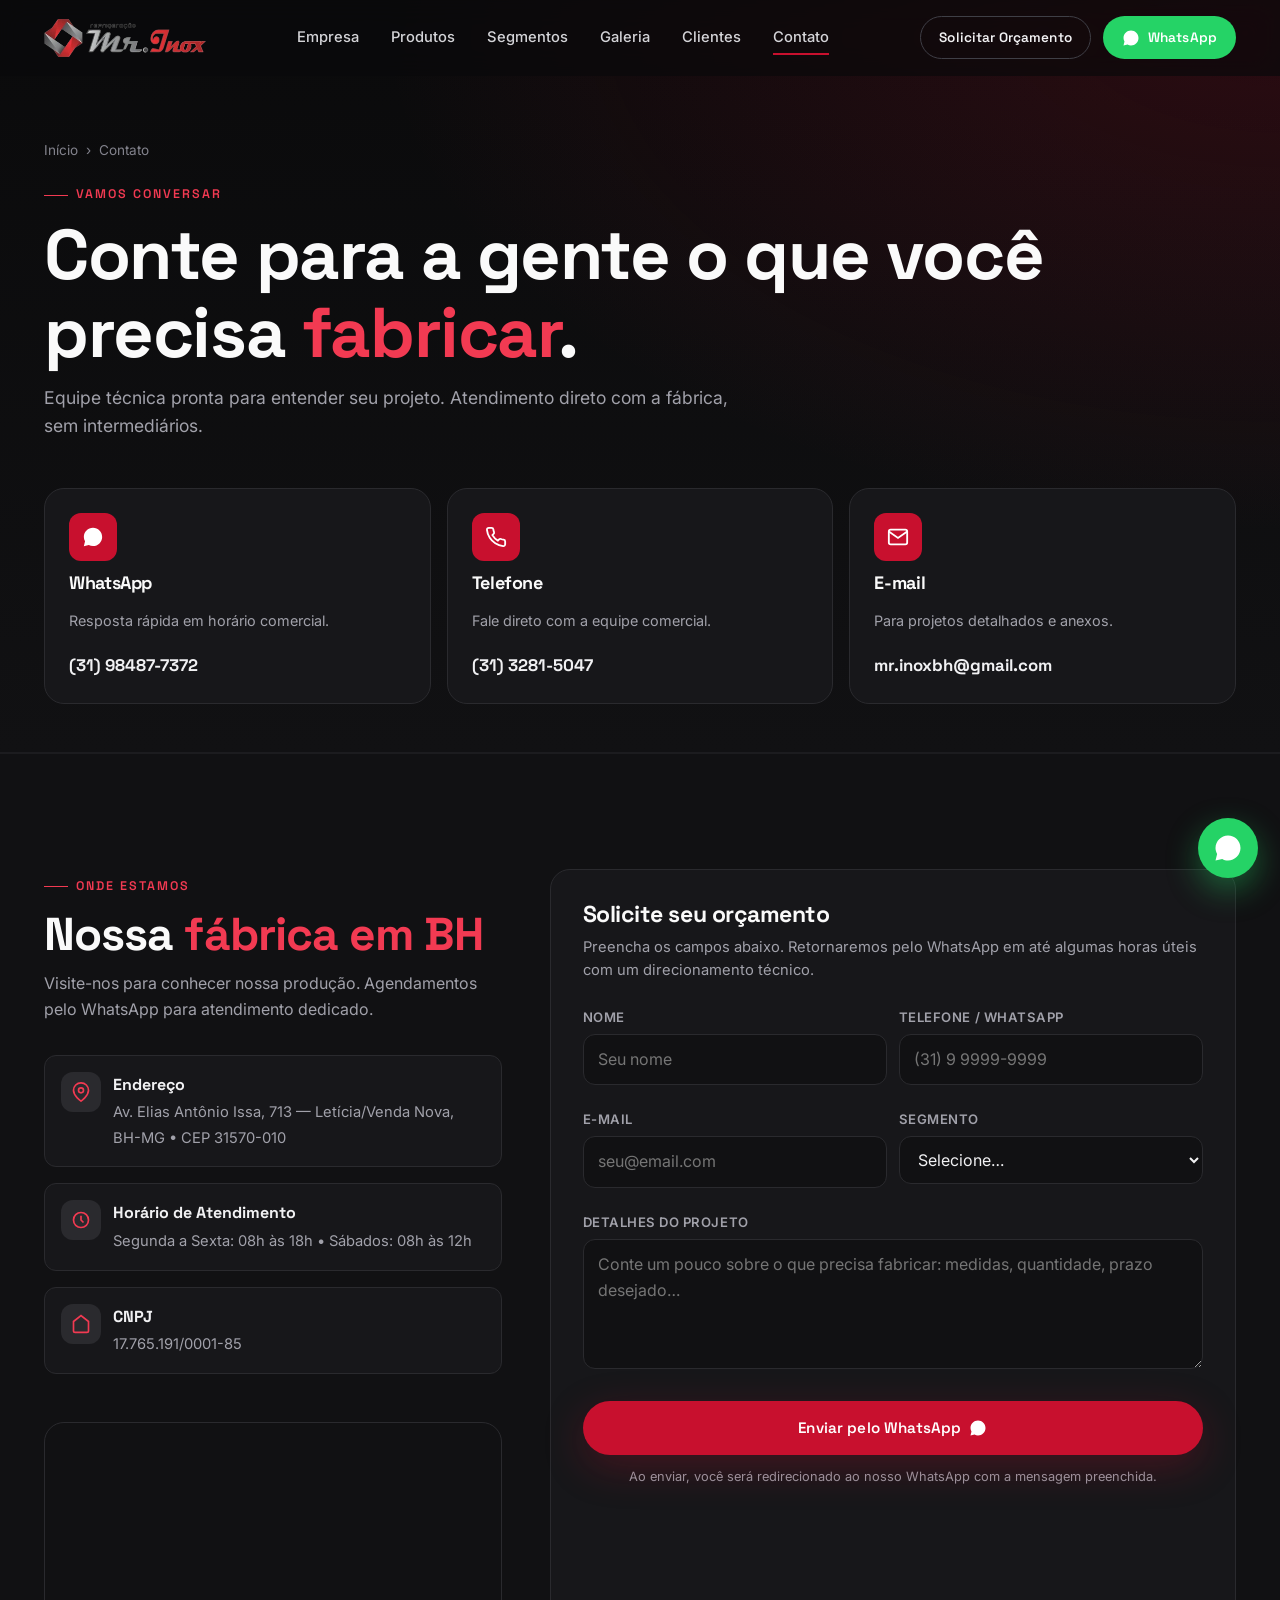
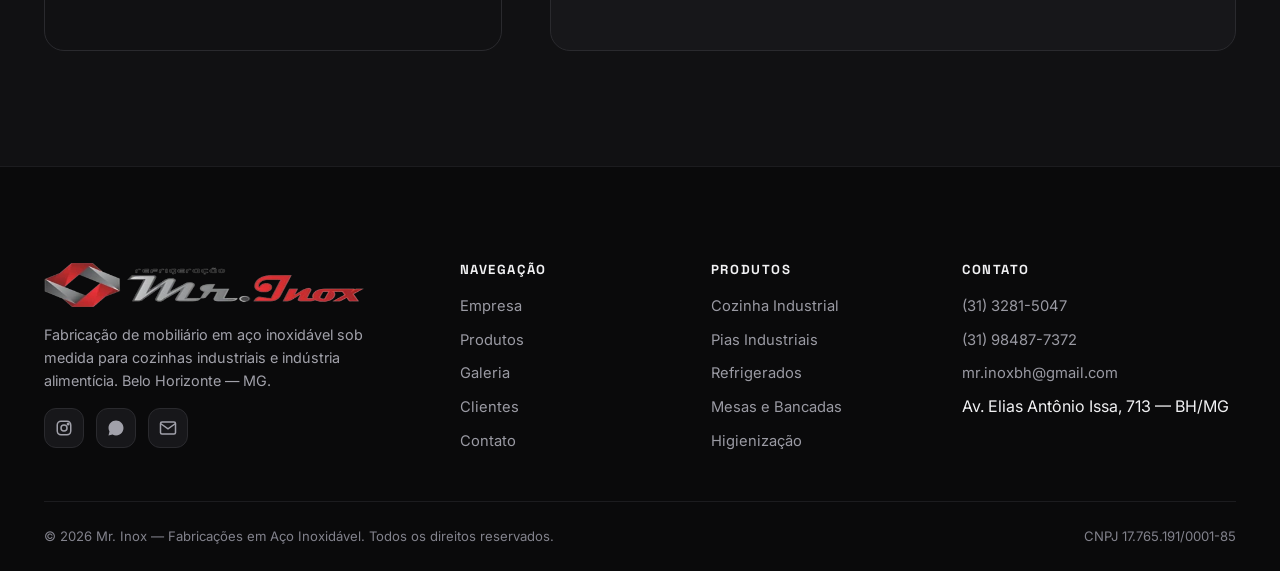
<file: contato.html>
<!doctype html>
<html lang="pt-BR">
<head>
  <meta charset="UTF-8">
  <meta name="viewport" content="width=device-width, initial-scale=1.0">
  <meta name="theme-color" content="#0a0a0b">
  <title>Contato e Orçamento — Mr. Inox | Aço Inoxidável BH</title>
  <meta name="description" content="Solicite seu orçamento de mobiliário em aço inoxidável. Telefone, WhatsApp, e-mail e endereço da Mr. Inox em Belo Horizonte.">

  <link rel="icon" type="image/png" href="assets/favicon.png">
  <link rel="canonical" href="https://www.misterinox.com.br/contato.html">
  <link rel="preconnect" href="https://fonts.googleapis.com">
  <link rel="preconnect" href="https://fonts.gstatic.com" crossorigin>
  <link rel="preload" as="style" href="https://fonts.googleapis.com/css2?family=Inter:wght@400;500;600;700&family=Space+Grotesk:wght@500;600;700&display=swap" onload="this.onload=null;this.rel='stylesheet'">
  <noscript><link rel="stylesheet" href="https://fonts.googleapis.com/css2?family=Inter:wght@400;500;600;700&family=Space+Grotesk:wght@500;600;700&display=swap"></noscript>
  <style id="critical-css">:root{--bg-0:#0a0a0b;--bg-1:#111113;--bg-2:#17171a;--bg-3:#1f1f23;--bg-elev:#25252a;--steel-50:#fafafa;--steel-100:#f1f1f3;--steel-200:#d4d4d8;--steel-300:#a1a1aa;--steel-400:#9a9aa3;--steel-500:#82828c;--steel-600:#3f3f46;--steel-700:#2a2a2e;--steel-800:#1c1c1f;--brand:#c8102e;--brand-bright:#f23a52;--brand-dark:#8b0a1f;--brand-glow:rgba(200,16,46,0.35);--steel-gradient:linear-gradient(135deg,#e5e7eb 0%,#9ca3af 25%,#6b7280 50%,#d1d5db 75%,#e5e7eb 100%);--steel-gradient-dark:linear-gradient(135deg,#3a3a3f 0%,#1e1e22 50%,#2a2a2e 100%);--font-display:'Space Grotesk','Inter',system-ui,-apple-system,sans-serif;--font-body:'Inter',system-ui,-apple-system,sans-serif;--s-1:4px;--s-2:8px;--s-3:12px;--s-4:16px;--s-5:24px;--s-6:32px;--s-7:48px;--s-8:64px;--s-9:96px;--s-10:128px;--r-sm:6px;--r-md:12px;--r-lg:20px;--r-xl:28px;--r-full:999px;--shadow-sm:0 1px 2px rgba(0,0,0,.5);--shadow-md:0 8px 24px rgba(0,0,0,.4);--shadow-lg:0 24px 60px rgba(0,0,0,.55);--shadow-brand:0 12px 40px rgba(200,16,46,.25);--container:1240px;--header-h:76px;--ease-out:cubic-bezier(.16,1,.3,1)}*,*::before,*::after{box-sizing:border-box}*{margin:0;padding:0}html{scroll-behavior:smooth;-webkit-text-size-adjust:100%}body{font-family:var(--font-body);font-size:16px;line-height:1.6;color:var(--steel-100);background:var(--bg-0);-webkit-font-smoothing:antialiased;-moz-osx-font-smoothing:grayscale;overflow-x:hidden}img,svg,video{display:block;max-width:100%;height:auto}button{font:inherit;cursor:pointer;border:none;background:none;color:inherit}a{color:inherit;text-decoration:none;-webkit-tap-highlight-color:rgba(200,16,46,.18)}button,a,input,textarea,select{-webkit-tap-highlight-color:rgba(200,16,46,.18)}ul,ol{list-style:none}input,textarea,select{font:inherit;color:inherit}::selection{background:var(--brand);color:white}::-webkit-scrollbar{width:10px;height:10px}::-webkit-scrollbar-track{background:var(--bg-1)}::-webkit-scrollbar-thumb{background:var(--steel-700);border-radius:10px}::-webkit-scrollbar-thumb:hover{background:var(--brand)}h1,h2,h3,h4,h5{font-family:var(--font-display);font-weight:700;line-height:1.1;letter-spacing:-0.02em;color:var(--steel-50)}h1{font-size:clamp(2.4rem,5.5vw,4.5rem)}h2{font-size:clamp(1.9rem,3.6vw,3rem)}h3{font-size:clamp(1.3rem,1.8vw,1.6rem)}h4{font-size:1.125rem}p{color:var(--steel-300)}.eyebrow{display:inline-flex;align-items:center;gap:var(--s-2);font-family:var(--font-display);font-size:0.78rem;font-weight:600;letter-spacing:0.16em;text-transform:uppercase;color:var(--brand-bright)}.eyebrow::before{content:'';width:24px;height:1px;background:var(--brand-bright)}.section-title{margin-top:var(--s-3);margin-bottom:var(--s-4)}.section-lead{max-width:640px;color:var(--steel-300);font-size:1.05rem}.text-steel{background:var(--steel-gradient);-webkit-background-clip:text;background-clip:text;-webkit-text-fill-color:transparent}.text-brand{color:var(--brand-bright)}.container{width:100%;max-width:var(--container);margin:0 auto;padding:0 var(--s-5)}section{padding:clamp(var(--s-8),9vw,var(--s-10)) 0;position:relative}[id]{scroll-margin-top:calc(var(--header-h) + 16px)}section.tight{padding:var(--s-8) 0}.section-header{max-width:720px;margin:0 auto var(--s-8);text-align:center}.section-header .section-lead{margin:0 auto}.grid{display:grid;gap:var(--s-5)}.btn{display:inline-flex;align-items:center;justify-content:center;gap:var(--s-2);padding:14px 28px;font-family:var(--font-display);font-weight:600;font-size:0.95rem;letter-spacing:0.01em;border-radius:var(--r-full);transition:all .3s var(--ease-out);white-space:nowrap;position:relative;isolation:isolate;border:1px solid transparent}.btn svg{width:18px;height:18px}.btn-primary{background:var(--brand);color:white;box-shadow:var(--shadow-brand)}.btn-primary:hover{background:var(--brand-bright);transform:translateY(-2px);box-shadow:0 18px 50px rgba(200,16,46,.45)}.btn-ghost{background:transparent;color:var(--steel-100);border-color:var(--steel-600)}.btn-ghost:hover{background:var(--steel-700);border-color:var(--steel-500);transform:translateY(-2px)}.btn-whats{background:#25d366;color:white}.btn-whats:hover{background:#1ebe5d;transform:translateY(-2px);box-shadow:0 18px 50px rgba(37,211,102,0.35)}.btn-sm{padding:10px 18px;font-size:0.85rem}.btn-lg{padding:18px 36px;font-size:1.05rem}.site-header{position:fixed;top:0;left:0;right:0;z-index:100;height:var(--header-h);background:rgba(10,10,11,.75);backdrop-filter:saturate(160%) blur(14px);-webkit-backdrop-filter:saturate(160%) blur(14px);border-bottom:1px solid transparent;transition:background .3s,border-color .3s}.site-header.scrolled{background:rgba(10,10,11,.92);border-bottom-color:var(--steel-700)}.site-header .container{height:100%;display:flex;align-items:center;justify-content:space-between}.brand-link{display:flex;align-items:center;gap:var(--s-3)}.brand-link img{height:38px;width:auto}.nav-primary{display:flex;align-items:center;gap:var(--s-6)}.nav-primary a{font-size:0.92rem;font-weight:500;color:var(--steel-200);transition:color .25s;position:relative}.nav-primary a::after{content:'';position:absolute;left:0;bottom:-6px;width:0;height:2px;background:var(--brand);transition:width .3s var(--ease-out)}.nav-primary a:hover{color:white}.nav-primary a:hover::after,.nav-primary a.active::after{width:100%}.header-cta{display:flex;align-items:center;gap:var(--s-3)}.menu-toggle{display:none;width:44px;height:44px;align-items:center;justify-content:center;border-radius:var(--r-md);background:var(--steel-700)}.menu-toggle span{display:block;width:22px;height:2px;background:var(--steel-100);position:relative;transition:all .3s}.menu-toggle span::before,.menu-toggle span::after{content:'';position:absolute;left:0;width:22px;height:2px;background:var(--steel-100);transition:all .3s}.menu-toggle span::before{top:-7px}.menu-toggle span::after{top:7px}.menu-toggle.open span{background:transparent}.menu-toggle.open span::before{transform:rotate(45deg);top:0}.menu-toggle.open span::after{transform:rotate(-45deg);top:0}@media (max-width:980px){.site-header{background:rgba(10,10,11,.95);backdrop-filter:none;-webkit-backdrop-filter:none}.site-header.scrolled{background:var(--bg-0)}.nav-primary{position:fixed;top:var(--header-h);left:0;right:0;bottom:0;flex-direction:column;align-items:flex-start;padding:var(--s-6) var(--s-5);background:var(--bg-1);border-top:1px solid var(--steel-700);transform:translateX(100%);transition:transform .35s var(--ease-out);overflow-y:auto;z-index:99}.nav-primary.open{transform:translateX(0)}.nav-primary a{font-size:1.4rem;padding:var(--s-3) 0}.menu-toggle{display:inline-flex}.header-cta .btn:not(.btn-whats){display:none}}.hero{position:relative;min-height:100vh;padding:calc(var(--header-h) + var(--s-8)) 0 var(--s-9);display:flex;align-items:center;overflow:hidden;isolation:isolate}.hero::before{content:'';position:absolute;inset:0;background:radial-gradient(ellipse at top right,rgba(200,16,46,.18),transparent 50%),radial-gradient(ellipse at bottom left,rgba(120,120,120,.12),transparent 55%),linear-gradient(180deg,var(--bg-0) 0%,var(--bg-1) 100%);z-index:-2}.hero::after{content:'';position:absolute;inset:0;background:repeating-linear-gradient(135deg,rgba(255,255,255,.012) 0 2px,transparent 2px 6px);z-index:-1;pointer-events:none}.hero-grid{display:grid;grid-template-columns:1.1fr .9fr;gap:var(--s-8);align-items:center}@media (max-width:980px){.hero-grid{grid-template-columns:minmax(0,1fr);gap:var(--s-7)}.hero-copy{min-width:0}}.hero-copy h1{margin-top:var(--s-4);margin-bottom:var(--s-5)}.hero-copy h1 strong{color:var(--brand-bright);font-weight:700}.hero-copy p{font-size:1.15rem;color:var(--steel-300);max-width:560px;margin-bottom:var(--s-6)}.hero-cta{display:flex;flex-wrap:wrap;gap:var(--s-3)}.hero-shortcuts{display:flex;flex-wrap:wrap;align-items:center;gap:var(--s-2);margin-top:var(--s-5)}.hero-shortcuts-label{font-size:.82rem;color:var(--steel-400);text-transform:uppercase;letter-spacing:.12em;font-family:var(--font-display);margin-right:var(--s-1)}.hero-shortcuts a{display:inline-flex;align-items:center;padding:8px 16px;font-size:.88rem;font-weight:500;color:var(--steel-100);background:var(--bg-2);border:1px solid var(--steel-600);border-radius:var(--r-full);transition:all .25s var(--ease-out)}.hero-shortcuts a:hover{border-color:var(--brand-bright);color:var(--brand-bright);transform:translateY(-2px)}.hero-stats{display:flex;flex-wrap:wrap;gap:var(--s-6);margin-top:var(--s-8);padding-top:var(--s-6);border-top:1px solid var(--steel-700)}.hero-stats .stat strong{display:block;font-family:var(--font-display);font-size:clamp(1.7rem,3vw,2.4rem);background:var(--steel-gradient);-webkit-background-clip:text;background-clip:text;-webkit-text-fill-color:transparent}.hero-stats .stat span{font-size:.82rem;color:var(--steel-400);text-transform:uppercase;letter-spacing:.12em}.hero-visual{position:relative;aspect-ratio:4/5;border-radius:var(--r-xl);overflow:hidden;box-shadow:var(--shadow-lg);border:1px solid var(--steel-700)}.hero-visual img{width:100%;height:100%;object-fit:cover;object-position:center top;transform:scale(1.05);transition:transform 8s linear}.hero-visual:hover img{transform:scale(1.12)}.hero-visual::after{content:'';position:absolute;inset:0;background:linear-gradient(180deg,transparent 50%,rgba(10,10,11,.65) 100%)}.hero-badge{position:absolute;bottom:var(--s-5);left:var(--s-5);right:var(--s-5);z-index:2;display:flex;align-items:center;gap:var(--s-3);padding:var(--s-3) var(--s-4);background:rgba(17,17,19,.85);backdrop-filter:blur(10px);border:1px solid var(--steel-600);border-radius:var(--r-lg)}.hero-badge .badge-icon{width:44px;height:44px;display:grid;place-items:center;background:var(--brand);border-radius:var(--r-md);flex-shrink:0}.hero-badge .badge-icon svg{width:22px;height:22px;color:white}.hero-badge strong{display:block;font-family:var(--font-display)}.hero-badge span{font-size:.85rem;color:var(--steel-300)}.trust-strip{background:var(--bg-1);border-top:1px solid var(--steel-800);border-bottom:1px solid var(--steel-800);padding:var(--s-6) 0}.trust-grid{display:grid;grid-template-columns:repeat(4,1fr);gap:var(--s-5);text-align:center}.trust-grid .trust-item strong{display:block;font-family:var(--font-display);font-size:clamp(1.6rem,3vw,2.2rem);color:var(--steel-100);margin-bottom:var(--s-1)}.trust-grid .trust-item span{font-size:.82rem;color:var(--steel-400);text-transform:uppercase;letter-spacing:.12em}@media (max-width:720px){.trust-grid{grid-template-columns:repeat(2,1fr);gap:var(--s-6)}}.page-hero{padding:calc(var(--header-h) + var(--s-8)) 0 var(--s-7);background:radial-gradient(ellipse at top right,rgba(200,16,46,.18),transparent 50%),linear-gradient(180deg,var(--bg-0) 0%,var(--bg-1) 100%);border-bottom:1px solid var(--steel-800)}.page-hero .breadcrumb{display:flex;gap:var(--s-2);font-size:.85rem;color:var(--steel-500);margin-bottom:var(--s-4)}.page-hero .breadcrumb a:hover{color:var(--brand-bright)}.page-hero h1{margin-bottom:var(--s-3)}.page-hero p{font-size:1.1rem;max-width:720px}.category-block{padding:var(--s-7) 0;border-bottom:1px solid var(--steel-800)}.category-block:last-of-type{border-bottom:none}.category-header{display:flex;justify-content:space-between;align-items:end;margin-bottom:var(--s-5);gap:var(--s-4);flex-wrap:wrap}.category-header h2{margin-bottom:var(--s-2)}.category-header p{max-width:580px}.reveal{opacity:0;transform:translateY(28px);transition:opacity .8s var(--ease-out),transform .8s var(--ease-out)}.reveal.visible{opacity:1;transform:translateY(0)}.reveal-delay-1{transition-delay:.08s}.reveal-delay-2{transition-delay:.16s}.reveal-delay-3{transition-delay:.24s}.reveal-delay-4{transition-delay:.32s}.hero .reveal{opacity:1;transform:none;transition:none}.divider-soft{height:1px;background:linear-gradient(90deg,transparent,var(--steel-700),transparent);margin:0;border:none}.center{text-align:center}.mt-6{margin-top:var(--s-6)}.mt-8{margin-top:var(--s-8)}@media (prefers-reduced-motion:reduce){*,*::before,*::after{animation-duration:.01ms !important;transition-duration:.01ms !important}html{scroll-behavior:auto}}.mobile-cta-bar{display:none}.m-cta{display:inline-flex;align-items:center;justify-content:center;gap:var(--s-2);height:52px;font-family:var(--font-display);font-weight:600;font-size:1rem;border-radius:var(--r-md)}.m-cta svg{width:22px;height:22px;flex-shrink:0}.m-cta-whats{flex:1;background:#25d366;color:#fff}.m-cta-whats:active{background:#1ebe5d}.m-cta-call{width:64px;flex-direction:column;gap:1px;background:var(--bg-3);border:1px solid var(--steel-600);color:var(--steel-100)}.m-cta-call span{font-size:.68rem;font-weight:500}.m-cta-call:active{background:var(--bg-elev)}@media (max-width:980px){.category-header{flex-direction:column;align-items:flex-start}.category-header .btn{align-self:stretch}.page-hero{padding:calc(var(--header-h) + var(--s-6)) 0 var(--s-6)}}@media (max-width:640px){.mobile-cta-bar{display:flex;position:fixed;left:0;right:0;bottom:0;z-index:95;gap:var(--s-2);padding:10px var(--s-4) calc(10px + env(safe-area-inset-bottom,0px));background:rgba(10,10,11,.92);backdrop-filter:blur(12px);-webkit-backdrop-filter:blur(12px);border-top:1px solid var(--steel-700)}.whats-float{display:none}.header-cta{display:none}body{padding-bottom:calc(72px + env(safe-area-inset-bottom,0px))}.brand-link img{height:34px}h1{font-size:clamp(2rem,8vw,2.5rem)}h2{font-size:clamp(1.6rem,6vw,2rem)}.section-lead,.hero-copy p{font-size:1.02rem}.section-header{margin-bottom:var(--s-6)}section{padding:var(--s-8) 0}section.tight{padding:var(--s-6) 0}.container{padding:0 var(--s-4)}.hero{min-height:auto;padding:calc(var(--header-h) + var(--s-6)) 0 var(--s-8)}.hero-copy p{margin-bottom:var(--s-5)}.hero-cta{flex-direction:column;align-items:stretch}.hero-cta .btn{width:100%}.hero-visual{aspect-ratio:5/4}.btn{white-space:normal;text-align:center;line-height:1.25}.hero-stats{display:grid;grid-template-columns:repeat(3,1fr);gap:var(--s-4);text-align:center;margin-top:var(--s-6);padding-top:var(--s-5)}.hero-stats .stat span{font-size:.68rem;letter-spacing:.06em}.hero-shortcuts{flex-wrap:nowrap;overflow-x:auto;scrollbar-width:none;-ms-overflow-style:none;padding-bottom:4px}.hero-shortcuts::-webkit-scrollbar{display:none}.hero-shortcuts-label{flex-shrink:0}.hero-shortcuts a{flex-shrink:0;padding:10px 16px}.page-hero{padding:calc(var(--header-h) + var(--s-5)) 0 var(--s-6)}.page-hero h1{font-size:clamp(1.8rem,8vw,2.3rem)}.page-hero p{font-size:1rem}.cta-card .btns{flex-direction:column;align-items:stretch}.cta-card .btns .btn{width:100%}.products-cta .btn{width:100%}.products-cta p{font-size:1rem}.category-header .btn{width:100%}.category-block{padding:var(--s-6) 0}.contact-form{padding:var(--s-5) var(--s-4)}.form-field input,.form-field textarea,.form-field select{padding:14px}.form-field textarea{min-height:120px}.form-submit{height:54px}.map-wrap{aspect-ratio:4/3;margin-top:var(--s-6)}.segment-card{padding:var(--s-4) var(--s-2)}.segment-card svg{width:32px;height:32px}.footer-brand p{max-width:none}.footer-col ul{gap:var(--s-3)}.footer-col a,.footer-bottom{line-height:1.8}.footer-bottom{justify-content:center;text-align:center}}@media (max-width:400px){.segments-grid{grid-template-columns:1fr}.hero-stats{gap:var(--s-2)}.hero-stats .stat strong{font-size:1.5rem}.m-cta-whats{font-size:.9rem}.m-cta-call{width:58px}}</style>
  <link rel="stylesheet" href="styles.css" media="print" onload="this.media='all'">
  <noscript><link rel="stylesheet" href="styles.css"></noscript>

  <style>
    .map-wrap {
      margin-top: var(--s-7);
      border-radius: var(--r-lg);
      overflow: hidden;
      border: 1px solid var(--steel-700);
      aspect-ratio: 16/8;
    }
    .map-wrap iframe { width:100%; height:100%; border:0; filter: grayscale(.4) invert(.85) hue-rotate(180deg); }

    .quick-actions {
      display: grid;
      grid-template-columns: repeat(3, 1fr);
      gap: var(--s-4);
      margin-top: var(--s-7);
    }
    @media (max-width: 720px) { .quick-actions { grid-template-columns: 1fr; } }
    .quick-action {
      display: flex;
      flex-direction: column;
      align-items: flex-start;
      padding: var(--s-5);
      background: var(--bg-2);
      border: 1px solid var(--steel-700);
      border-radius: var(--r-lg);
      gap: var(--s-3);
      transition: all .3s var(--ease-out);
    }
    .quick-action:hover {
      transform: translateY(-4px);
      border-color: var(--brand);
      background: var(--bg-3);
    }
    .quick-action .qa-icon {
      width: 48px; height: 48px;
      display: grid; place-items: center;
      background: var(--brand);
      color: white;
      border-radius: var(--r-md);
    }
    .quick-action .qa-title { font-size: 1.125rem; font-family: var(--font-display); margin-bottom: 4px; }
    .quick-action p { font-size: .9rem; margin-bottom: var(--s-2); }
    .quick-action strong { font-size: 1.05rem; color: var(--steel-100); font-family: var(--font-display); }
  </style>
</head>
<body>

<header class="site-header">
  <div class="container">
    <a href="index.html" class="brand-link" aria-label="Mr. Inox — Página inicial">
      <img decoding="async" src="assets/logo.webp" width="320" height="75" alt="Mr. Inox">
    </a>
    <nav class="nav-primary" aria-label="Principal">
      <a href="index.html#sobre">Empresa</a>
      <a href="produtos.html">Produtos</a>
      <a href="index.html#segmentos">Segmentos</a>
      <a href="index.html#galeria">Galeria</a>
      <a href="index.html#clientes">Clientes</a>
      <a href="contato.html" class="active">Contato</a>
    </nav>
    <div class="header-cta">
      <a href="#form" class="btn btn-ghost btn-sm">Solicitar Orçamento</a>
      <a href="https://wa.me/5531984877372" class="btn btn-whats btn-sm" target="_blank" rel="noopener">
        <svg viewBox="0 0 24 24" fill="currentColor"><path d="M17.5 14.4c-.3-.1-1.7-.8-1.9-.9-.3-.1-.5-.1-.7.1-.2.3-.8.9-1 1.1-.2.2-.4.2-.6.1-.3-.1-1.2-.4-2.4-1.4-.9-.8-1.5-1.7-1.6-2-.2-.3 0-.4.1-.6.1-.1.3-.4.4-.5.1-.2.2-.3.3-.5.1-.2 0-.4 0-.5-.1-.1-.7-1.7-.9-2.3-.2-.6-.5-.5-.7-.5h-.6c-.2 0-.5.1-.8.4-.3.3-1 1-1 2.5s1 2.9 1.2 3.1c.1.2 2 3.1 4.9 4.3.7.3 1.2.5 1.6.6.7.2 1.3.2 1.8.1.6-.1 1.7-.7 1.9-1.4.2-.7.2-1.2.2-1.4 0-.1-.2-.2-.5-.3zM12 2C6.5 2 2 6.5 2 12c0 1.7.5 3.3 1.3 4.7L2 22l5.4-1.3c1.4.8 2.9 1.2 4.6 1.2 5.5 0 10-4.5 10-10S17.5 2 12 2z"/></svg>
        WhatsApp
      </a>
    </div>
    <button class="menu-toggle" aria-label="Abrir menu" aria-expanded="false"><span></span></button>
  </div>
</header>

<main id="conteudo">

<!-- Page hero -->
<section class="page-hero">
  <div class="container">
    <div class="breadcrumb">
      <a href="index.html">Início</a> <span>›</span> <span>Contato</span>
    </div>
    <span class="eyebrow">Vamos conversar</span>
    <h1 class="section-title">Conte para a gente o que você precisa <span class="text-brand">fabricar</span>.</h1>
    <p>
      Equipe técnica pronta para entender seu projeto. Atendimento direto com a
      fábrica, sem intermediários.
    </p>

    <div class="quick-actions">
      <a href="https://wa.me/5531984877372" target="_blank" rel="noopener" class="quick-action">
        <div class="qa-icon">
          <svg viewBox="0 0 24 24" fill="currentColor" width="22" height="22"><path d="M17.5 14.4c-.3-.1-1.7-.8-1.9-.9-.3-.1-.5-.1-.7.1-.2.3-.8.9-1 1.1-.2.2-.4.2-.6.1-.3-.1-1.2-.4-2.4-1.4-.9-.8-1.5-1.7-1.6-2-.2-.3 0-.4.1-.6.1-.1.3-.4.4-.5.1-.2.2-.3.3-.5.1-.2 0-.4 0-.5-.1-.1-.7-1.7-.9-2.3-.2-.6-.5-.5-.7-.5h-.6c-.2 0-.5.1-.8.4-.3.3-1 1-1 2.5s1 2.9 1.2 3.1c.1.2 2 3.1 4.9 4.3.7.3 1.2.5 1.6.6.7.2 1.3.2 1.8.1.6-.1 1.7-.7 1.9-1.4.2-.7.2-1.2.2-1.4 0-.1-.2-.2-.5-.3zM12 2C6.5 2 2 6.5 2 12c0 1.7.5 3.3 1.3 4.7L2 22l5.4-1.3c1.4.8 2.9 1.2 4.6 1.2 5.5 0 10-4.5 10-10S17.5 2 12 2z"/></svg>
        </div>
        <h2 class="qa-title">WhatsApp</h2>
        <p>Resposta rápida em horário comercial.</p>
        <strong>(31) 98487-7372</strong>
      </a>

      <a href="tel:+553132815047" class="quick-action">
        <div class="qa-icon">
          <svg viewBox="0 0 24 24" fill="none" stroke="currentColor" stroke-width="2" width="22" height="22"><path d="M22 16.92v3a2 2 0 01-2.18 2 19.79 19.79 0 01-8.63-3.07 19.5 19.5 0 01-6-6 19.79 19.79 0 01-3.07-8.67A2 2 0 014.11 2h3a2 2 0 012 1.72c.13.96.37 1.9.72 2.81a2 2 0 01-.45 2.11L8.09 9.91a16 16 0 006 6l1.27-1.27a2 2 0 012.11-.45c.91.35 1.85.59 2.81.72A2 2 0 0122 16.92z"/></svg>
        </div>
        <h2 class="qa-title">Telefone</h2>
        <p>Fale direto com a equipe comercial.</p>
        <strong>(31) 3281-5047</strong>
      </a>

      <a href="mailto:mr.inoxbh@gmail.com" class="quick-action">
        <div class="qa-icon">
          <svg viewBox="0 0 24 24" fill="none" stroke="currentColor" stroke-width="2" width="22" height="22"><rect x="2" y="4" width="20" height="16" rx="2"/><path d="M22 6l-10 7L2 6"/></svg>
        </div>
        <h2 class="qa-title">E-mail</h2>
        <p>Para projetos detalhados e anexos.</p>
        <strong>mr.inoxbh@gmail.com</strong>
      </a>
    </div>
  </div>
</section>

<!-- Form section -->
<section class="contact" id="form">
  <div class="container">
    <div class="contact-grid">
      <div class="contact-info reveal">
        <span class="eyebrow">Onde estamos</span>
        <h2 class="section-title">Nossa <span class="text-brand">fábrica em BH</span></h2>
        <p>
          Visite-nos para conhecer nossa produção. Agendamentos pelo WhatsApp para
          atendimento dedicado.
        </p>

        <div class="contact-list">
          <a href="https://maps.google.com/?q=Av.+Elias+Antônio+Issa,+713,+Belo+Horizonte" class="contact-item" target="_blank" rel="noopener">
            <div class="icon">
              <svg viewBox="0 0 24 24" fill="none" stroke="currentColor" stroke-width="2"><path d="M21 10c0 7-9 13-9 13s-9-6-9-13a9 9 0 0118 0z"/><circle cx="12" cy="10" r="3"/></svg>
            </div>
            <div>
              <strong>Endereço</strong>
              <span>Av. Elias Antônio Issa, 713 — Letícia/Venda Nova, BH-MG • CEP 31570-010</span>
            </div>
          </a>

          <div class="contact-item">
            <div class="icon">
              <svg viewBox="0 0 24 24" fill="none" stroke="currentColor" stroke-width="2"><circle cx="12" cy="12" r="9"/><path d="M12 7v5l3 3"/></svg>
            </div>
            <div>
              <strong>Horário de Atendimento</strong>
              <span>Segunda a Sexta: 08h às 18h • Sábados: 08h às 12h</span>
            </div>
          </div>

          <div class="contact-item">
            <div class="icon">
              <svg viewBox="0 0 24 24" fill="none" stroke="currentColor" stroke-width="2"><path d="M3 9l9-7 9 7v11a2 2 0 01-2 2H5a2 2 0 01-2-2V9z"/></svg>
            </div>
            <div>
              <strong>CNPJ</strong>
              <span>17.765.191/0001-85</span>
            </div>
          </div>
        </div>

        <div class="map-wrap reveal">
          <iframe
            loading="lazy"
            src="https://maps.google.com/maps?q=Av.+Elias+Antônio+Issa,+713,+Belo+Horizonte&t=&z=15&ie=UTF8&iwloc=&output=embed"
            title="Localização Mr. Inox">
          </iframe>
        </div>
      </div>

      <div class="contact-form reveal reveal-delay-1">
        <h3>Solicite seu orçamento</h3>
        <p class="form-lead">
          Preencha os campos abaixo. Retornaremos pelo WhatsApp em até algumas horas
          úteis com um direcionamento técnico.
        </p>
        <form id="quote-form" novalidate>
          <div class="form-row">
            <div class="form-field">
              <label for="nome">Nome</label>
              <input type="text" id="nome" name="nome" required placeholder="Seu nome" autocomplete="name" autocapitalize="words" enterkeyhint="next">
            </div>
            <div class="form-field">
              <label for="telefone">Telefone / WhatsApp</label>
              <input type="tel" id="telefone" name="telefone" required placeholder="(31) 9 9999-9999" inputmode="tel" autocomplete="tel" enterkeyhint="next">
            </div>
          </div>
          <div class="form-row">
            <div class="form-field">
              <label for="email">E-mail</label>
              <input type="email" id="email" name="email" placeholder="seu@email.com" inputmode="email" autocomplete="email">
            </div>
            <div class="form-field">
              <label for="segmento">Segmento</label>
              <select id="segmento" name="segmento">
                <option value="">Selecione…</option>
                <option>Restaurante</option>
                <option>Pizzaria</option>
                <option>Açougue</option>
                <option>Sorveteria</option>
                <option>Lanchonete</option>
                <option>Indústria alimentícia</option>
                <option>Outro</option>
              </select>
            </div>
          </div>
          <div class="form-field">
            <label for="mensagem">Detalhes do projeto</label>
            <textarea id="mensagem" name="mensagem" required placeholder="Conte um pouco sobre o que precisa fabricar: medidas, quantidade, prazo desejado…"></textarea>
          </div>
          <button type="submit" class="btn btn-primary form-submit">
            Enviar pelo WhatsApp
            <svg viewBox="0 0 24 24" fill="currentColor"><path d="M17.5 14.4c-.3-.1-1.7-.8-1.9-.9-.3-.1-.5-.1-.7.1-.2.3-.8.9-1 1.1-.2.2-.4.2-.6.1-.3-.1-1.2-.4-2.4-1.4-.9-.8-1.5-1.7-1.6-2-.2-.3 0-.4.1-.6.1-.1.3-.4.4-.5.1-.2.2-.3.3-.5.1-.2 0-.4 0-.5-.1-.1-.7-1.7-.9-2.3-.2-.6-.5-.5-.7-.5h-.6c-.2 0-.5.1-.8.4-.3.3-1 1-1 2.5s1 2.9 1.2 3.1c.1.2 2 3.1 4.9 4.3.7.3 1.2.5 1.6.6.7.2 1.3.2 1.8.1.6-.1 1.7-.7 1.9-1.4.2-.7.2-1.2.2-1.4 0-.1-.2-.2-.5-.3zM12 2C6.5 2 2 6.5 2 12c0 1.7.5 3.3 1.3 4.7L2 22l5.4-1.3c1.4.8 2.9 1.2 4.6 1.2 5.5 0 10-4.5 10-10S17.5 2 12 2z"/></svg>
          </button>
          <p class="form-note">Ao enviar, você será redirecionado ao nosso WhatsApp com a mensagem preenchida.</p>
        </form>
      </div>
    </div>
  </div>
</section>

<!-- Footer -->
</main>

<footer class="site-footer">
  <div class="container">
    <div class="footer-grid">
      <div class="footer-brand">
        <img decoding="async" src="assets/logo.webp" width="320" height="75" alt="Mr. Inox">
        <p>
          Fabricação de mobiliário em aço inoxidável sob medida para cozinhas
          industriais e indústria alimentícia. Belo Horizonte — MG.
        </p>
        <div class="footer-social">
          <a href="https://instagram.com/mrinoxbh" target="_blank" rel="noopener" aria-label="Instagram">
            <svg viewBox="0 0 24 24" fill="none" stroke="currentColor" stroke-width="2"><rect x="3" y="3" width="18" height="18" rx="5"/><circle cx="12" cy="12" r="4"/><circle cx="17.5" cy="6.5" r="1" fill="currentColor"/></svg>
          </a>
          <a href="https://wa.me/5531984877372" target="_blank" rel="noopener" aria-label="WhatsApp">
            <svg viewBox="0 0 24 24" fill="currentColor"><path d="M17.5 14.4c-.3-.1-1.7-.8-1.9-.9-.3-.1-.5-.1-.7.1-.2.3-.8.9-1 1.1-.2.2-.4.2-.6.1-.3-.1-1.2-.4-2.4-1.4-.9-.8-1.5-1.7-1.6-2-.2-.3 0-.4.1-.6.1-.1.3-.4.4-.5.1-.2.2-.3.3-.5.1-.2 0-.4 0-.5-.1-.1-.7-1.7-.9-2.3-.2-.6-.5-.5-.7-.5h-.6c-.2 0-.5.1-.8.4-.3.3-1 1-1 2.5s1 2.9 1.2 3.1c.1.2 2 3.1 4.9 4.3.7.3 1.2.5 1.6.6.7.2 1.3.2 1.8.1.6-.1 1.7-.7 1.9-1.4.2-.7.2-1.2.2-1.4 0-.1-.2-.2-.5-.3zM12 2C6.5 2 2 6.5 2 12c0 1.7.5 3.3 1.3 4.7L2 22l5.4-1.3c1.4.8 2.9 1.2 4.6 1.2 5.5 0 10-4.5 10-10S17.5 2 12 2z"/></svg>
          </a>
          <a href="mailto:mr.inoxbh@gmail.com" aria-label="E-mail">
            <svg viewBox="0 0 24 24" fill="none" stroke="currentColor" stroke-width="2"><rect x="2" y="4" width="20" height="16" rx="2"/><path d="M22 6l-10 7L2 6"/></svg>
          </a>
        </div>
      </div>
      <div class="footer-col">
        <h4>Navegação</h4>
        <ul>
          <li><a href="index.html#sobre">Empresa</a></li>
          <li><a href="produtos.html">Produtos</a></li>
          <li><a href="index.html#galeria">Galeria</a></li>
          <li><a href="index.html#clientes">Clientes</a></li>
          <li><a href="contato.html">Contato</a></li>
        </ul>
      </div>
      <div class="footer-col">
        <h4>Produtos</h4>
        <ul>
          <li><a href="produtos.html#cozinha">Cozinha Industrial</a></li>
          <li><a href="produtos.html#pias">Pias Industriais</a></li>
          <li><a href="produtos.html#refrigerados">Refrigerados</a></li>
          <li><a href="produtos.html#mesas">Mesas e Bancadas</a></li>
          <li><a href="produtos.html#higienizacao">Higienização</a></li>
        </ul>
      </div>
      <div class="footer-col">
        <h4>Contato</h4>
        <ul>
          <li><a href="tel:+553132815047">(31) 3281-5047</a></li>
          <li><a href="https://wa.me/5531984877372" target="_blank" rel="noopener">(31) 98487-7372</a></li>
          <li><a href="mailto:mr.inoxbh@gmail.com">mr.inoxbh@gmail.com</a></li>
          <li><span>Av. Elias Antônio Issa, 713 — BH/MG</span></li>
        </ul>
      </div>
    </div>
    <div class="footer-bottom">
      <span>© <span id="year"></span> Mr. Inox — Fabricações em Aço Inoxidável. Todos os direitos reservados.</span>
      <span>CNPJ 17.765.191/0001-85</span>
    </div>
  </div>
</footer>

<a href="https://wa.me/5531984877372" class="whats-float" target="_blank" rel="noopener" aria-label="Falar no WhatsApp">
  <svg viewBox="0 0 24 24" fill="currentColor"><path d="M17.5 14.4c-.3-.1-1.7-.8-1.9-.9-.3-.1-.5-.1-.7.1-.2.3-.8.9-1 1.1-.2.2-.4.2-.6.1-.3-.1-1.2-.4-2.4-1.4-.9-.8-1.5-1.7-1.6-2-.2-.3 0-.4.1-.6.1-.1.3-.4.4-.5.1-.2.2-.3.3-.5.1-.2 0-.4 0-.5-.1-.1-.7-1.7-.9-2.3-.2-.6-.5-.5-.7-.5h-.6c-.2 0-.5.1-.8.4-.3.3-1 1-1 2.5s1 2.9 1.2 3.1c.1.2 2 3.1 4.9 4.3.7.3 1.2.5 1.6.6.7.2 1.3.2 1.8.1.6-.1 1.7-.7 1.9-1.4.2-.7.2-1.2.2-1.4 0-.1-.2-.2-.5-.3zM12 2C6.5 2 2 6.5 2 12c0 1.7.5 3.3 1.3 4.7L2 22l5.4-1.3c1.4.8 2.9 1.2 4.6 1.2 5.5 0 10-4.5 10-10S17.5 2 12 2z"/></svg>
</a>

<!-- Barra de ação fixa (somente mobile) -->
<nav class="mobile-cta-bar" aria-label="Ações rápidas de contato">
  <a href="https://wa.me/5531984877372?text=Ol%C3%A1%21%20Gostaria%20de%20um%20or%C3%A7amento." class="m-cta m-cta-whats" target="_blank" rel="noopener">
    <svg viewBox="0 0 24 24" fill="currentColor" aria-hidden="true"><path d="M17.5 14.4c-.3-.1-1.7-.8-1.9-.9-.3-.1-.5-.1-.7.1-.2.3-.8.9-1 1.1-.2.2-.4.2-.6.1-.3-.1-1.2-.4-2.4-1.4-.9-.8-1.5-1.7-1.6-2-.2-.3 0-.4.1-.6.1-.1.3-.4.4-.5.1-.2.2-.3.3-.5.1-.2 0-.4 0-.5-.1-.1-.7-1.7-.9-2.3-.2-.6-.5-.5-.7-.5h-.6c-.2 0-.5.1-.8.4-.3.3-1 1-1 2.5s1 2.9 1.2 3.1c.1.2 2 3.1 4.9 4.3.7.3 1.2.5 1.6.6.7.2 1.3.2 1.8.1.6-.1 1.7-.7 1.9-1.4.2-.7.2-1.2.2-1.4 0-.1-.2-.2-.5-.3zM12 2C6.5 2 2 6.5 2 12c0 1.7.5 3.3 1.3 4.7L2 22l5.4-1.3c1.4.8 2.9 1.2 4.6 1.2 5.5 0 10-4.5 10-10S17.5 2 12 2zm0 18.2c-1.5 0-2.9-.4-4.1-1.1l-.3-.2-3.2.8.9-3.1-.2-.3c-.7-1.2-1.1-2.7-1.1-4.2 0-4.5 3.6-8.1 8.1-8.1s8.1 3.6 8.1 8.1c-.1 4.5-3.7 8.1-8.2 8.1z"/></svg>
    Orçamento no WhatsApp
  </a>
  <a href="tel:+553132815047" class="m-cta m-cta-call" aria-label="Ligar para a Mr. Inox">
    <svg viewBox="0 0 24 24" fill="none" stroke="currentColor" stroke-width="2" aria-hidden="true"><path d="M22 16.92v3a2 2 0 01-2.18 2 19.79 19.79 0 01-8.63-3.07 19.5 19.5 0 01-6-6 19.79 19.79 0 01-3.07-8.67A2 2 0 014.11 2h3a2 2 0 012 1.72c.13.96.37 1.9.72 2.81a2 2 0 01-.45 2.11L8.09 9.91a16 16 0 006 6l1.27-1.27a2 2 0 012.11-.45c.91.35 1.85.59 2.81.72A2 2 0 0122 16.92z"/></svg>
    <span>Ligar</span>
  </a>
</nav>

<script src="main.js"></script>
</body>
</html>
</file>
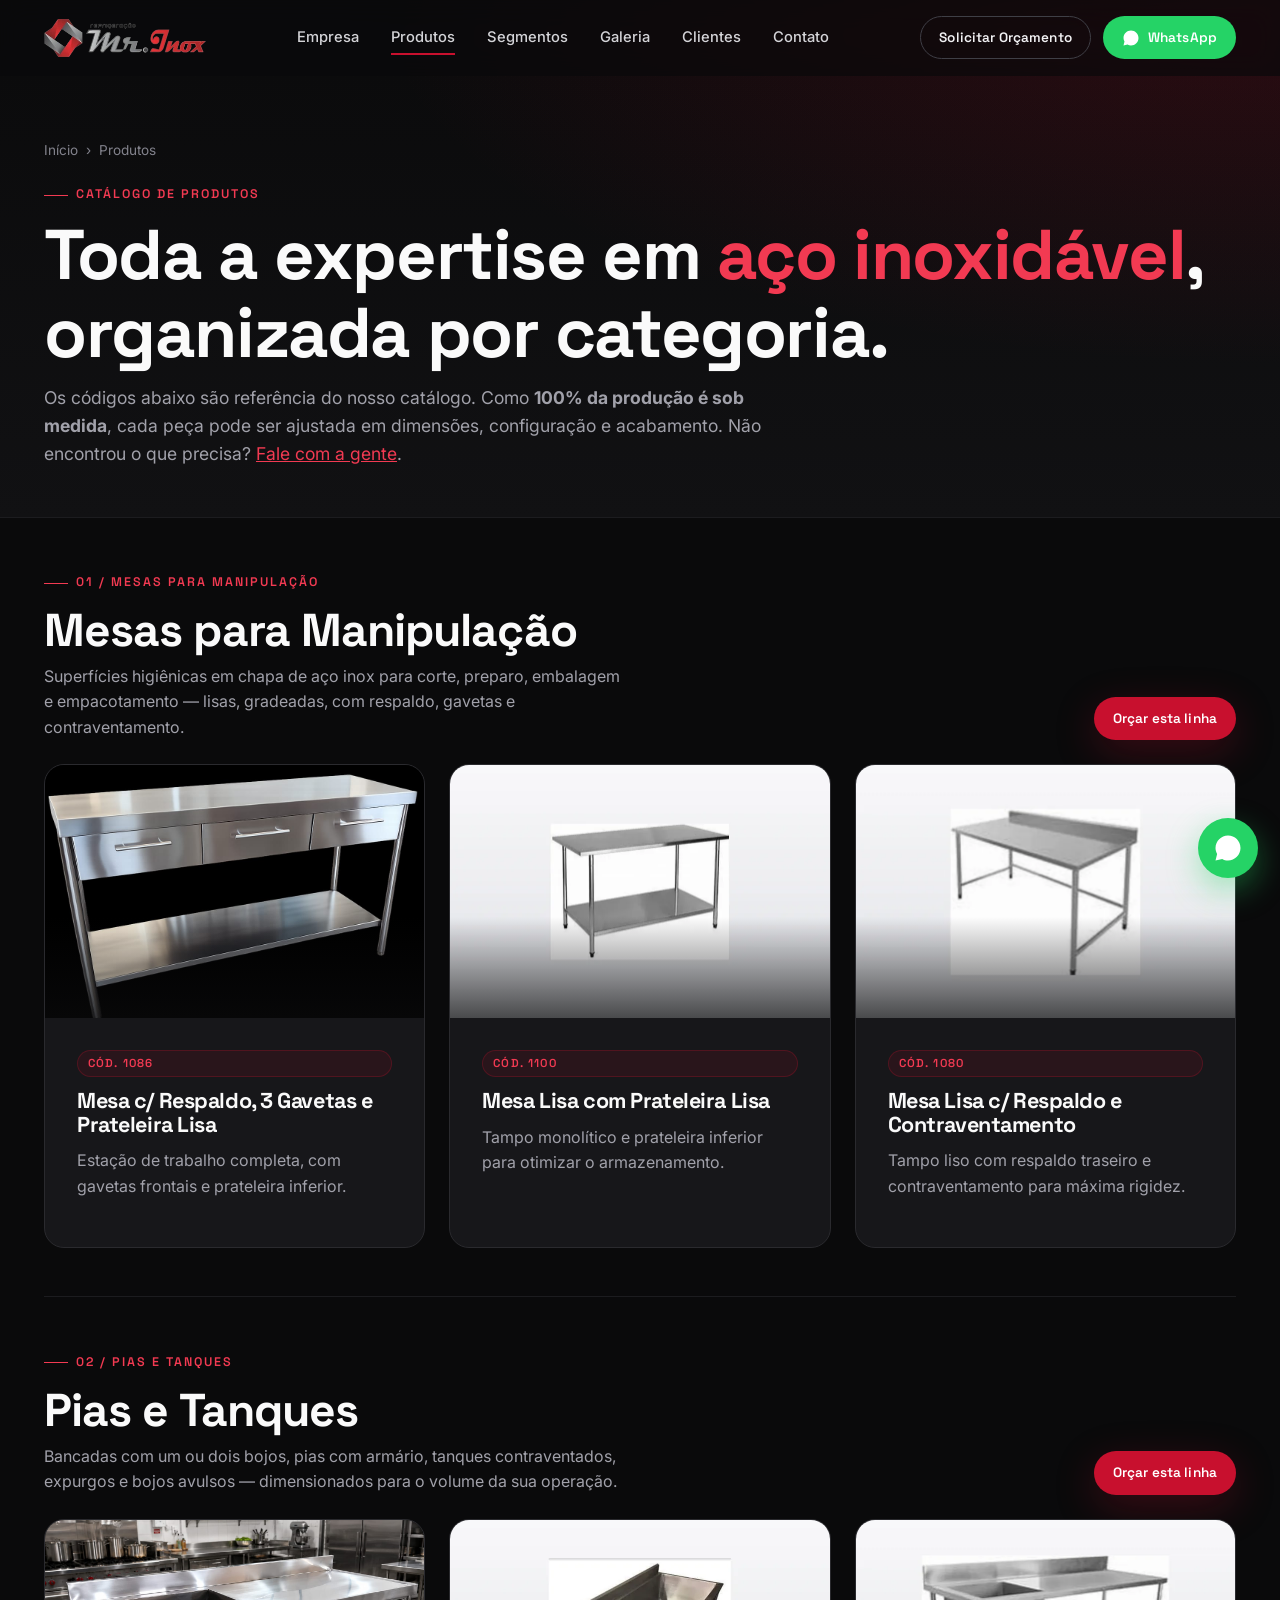
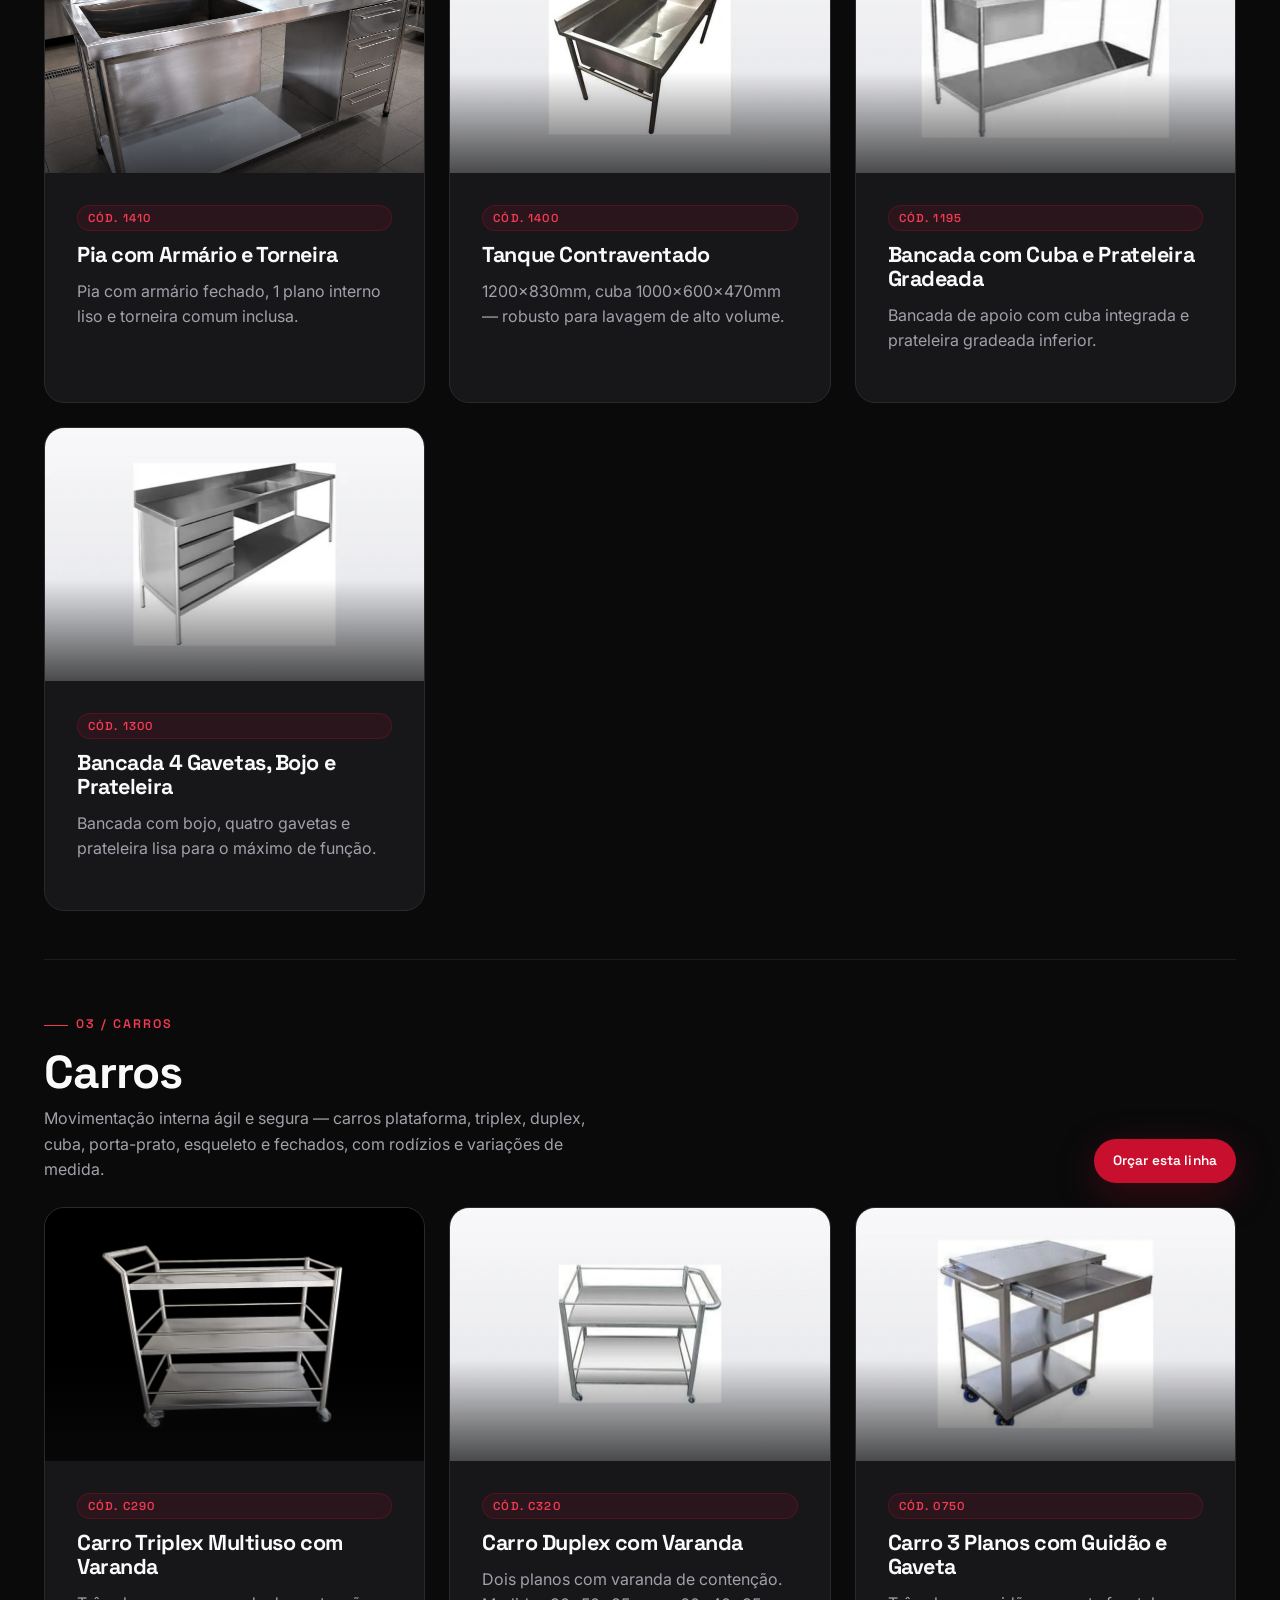
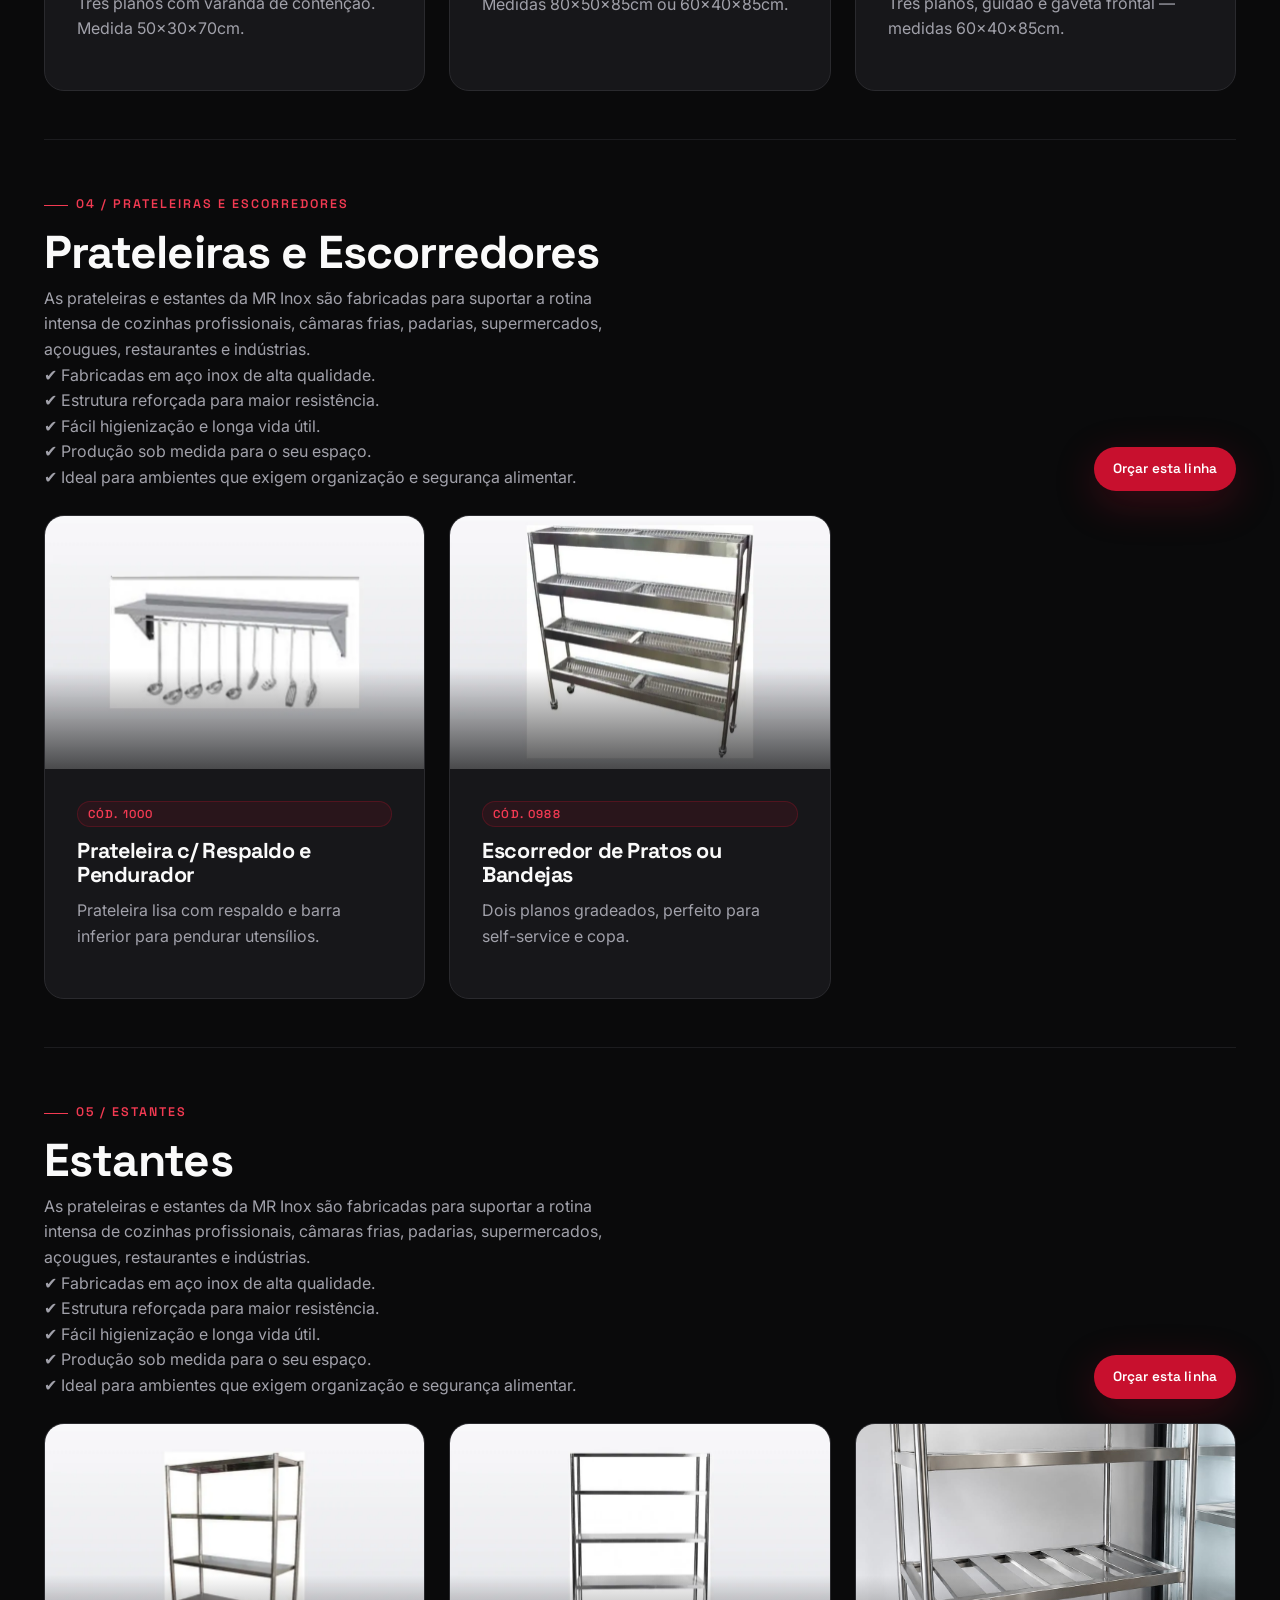
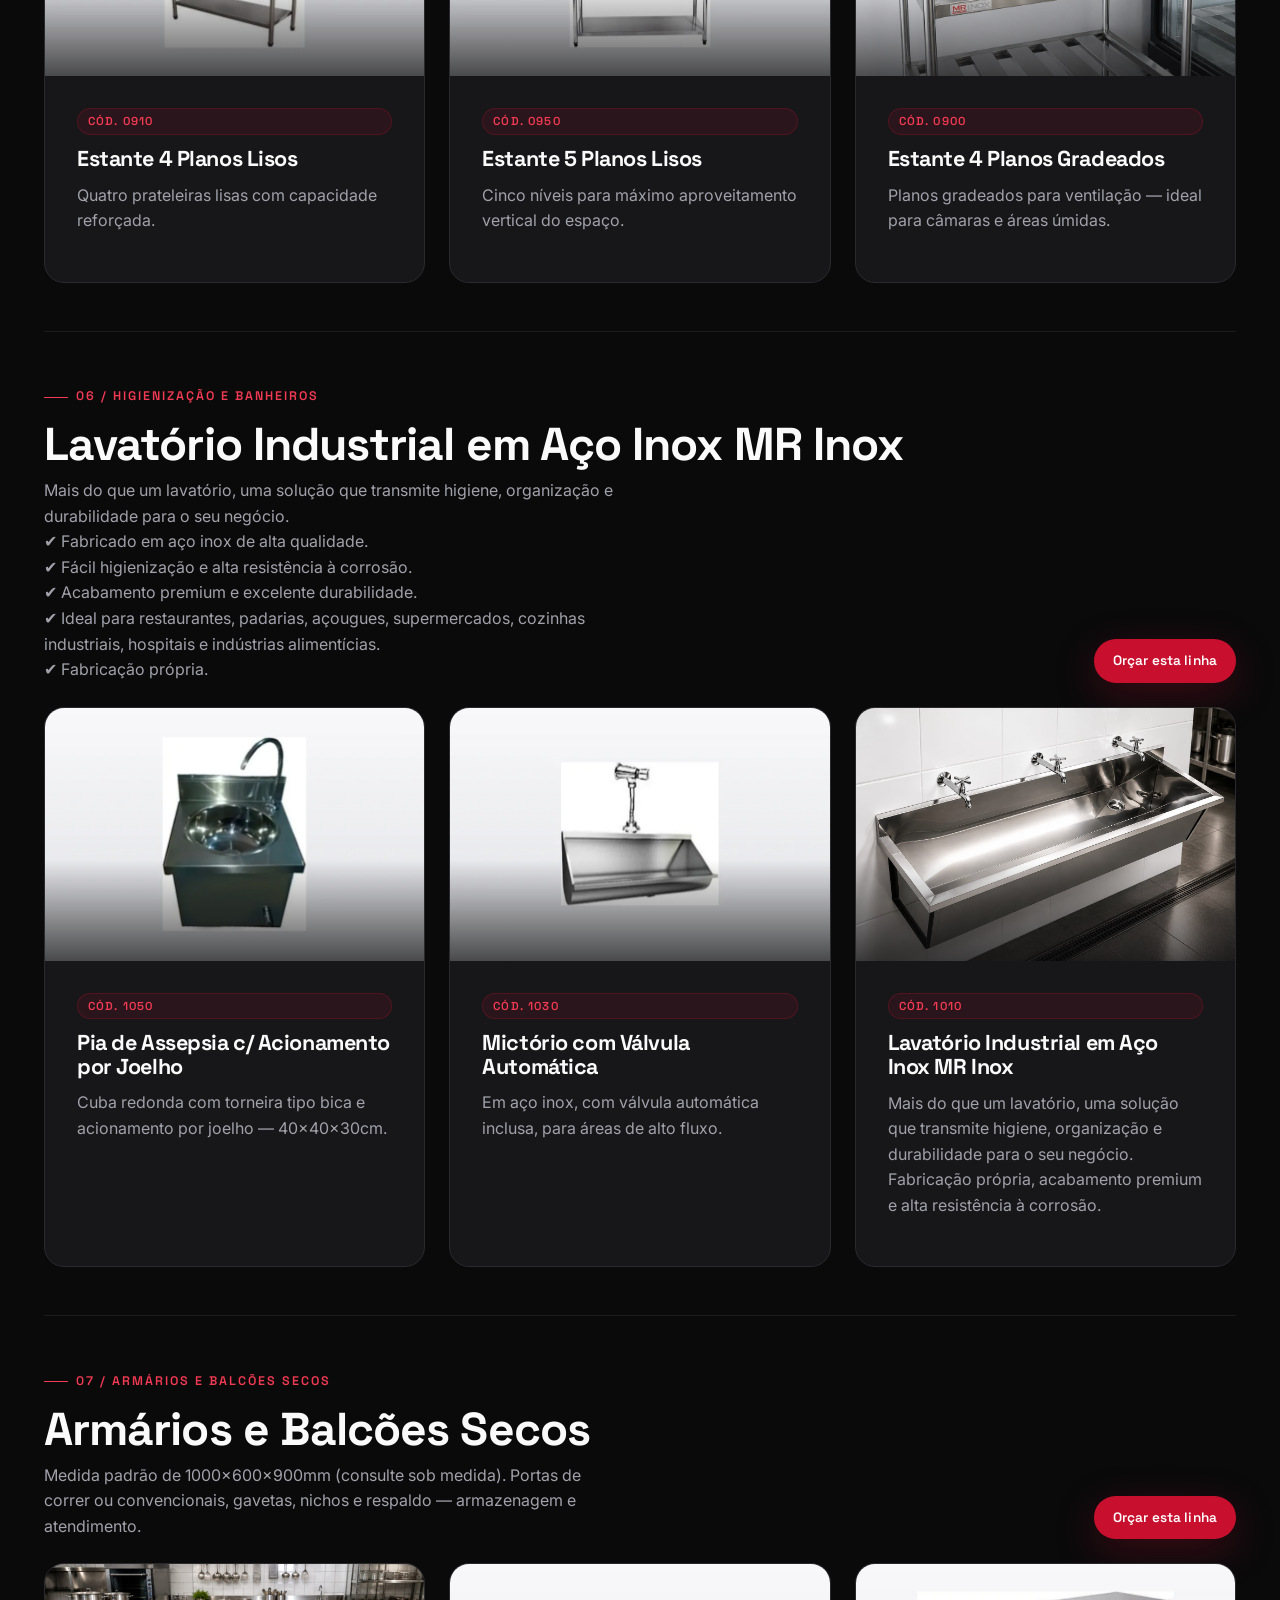
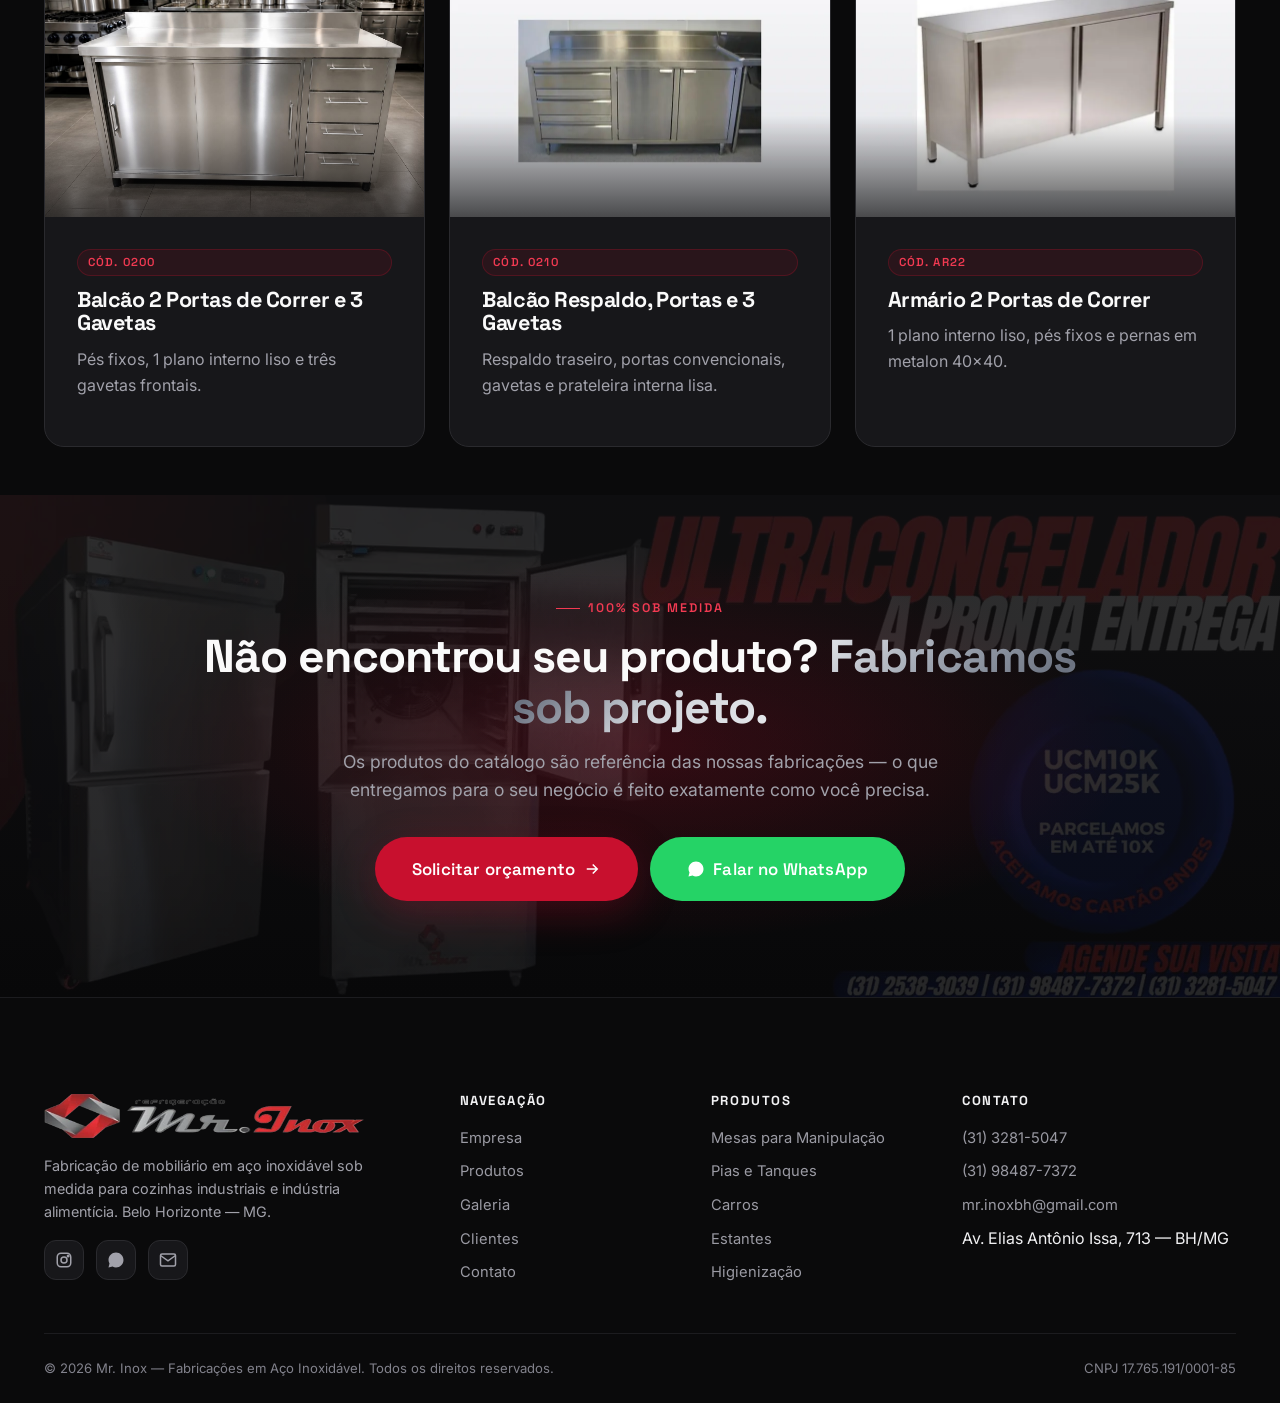
<file: produtos.html>
<!doctype html>
<html lang="pt-BR">
<head>
  <meta charset="UTF-8">
  <meta name="viewport" content="width=device-width, initial-scale=1.0">
  <meta name="theme-color" content="#0a0a0b">
  <title>Produtos — Mr. Inox | Mobiliário em Aço Inoxidável Sob Medida</title>
  <meta name="description" content="Catálogo Mr. Inox: mesas para manipulação, pias e tanques, carros, prateleiras, estantes, higienização e armários em aço inoxidável — tudo sob medida.">

  <link rel="icon" type="image/png" href="assets/favicon.png">
  <link rel="canonical" href="https://www.misterinox.com.br/produtos.html">

  <link rel="preconnect" href="https://fonts.googleapis.com">
  <link rel="preconnect" href="https://fonts.gstatic.com" crossorigin>
  <link rel="preload" as="style" href="https://fonts.googleapis.com/css2?family=Inter:wght@400;500;600;700&family=Space+Grotesk:wght@500;600;700&display=swap" onload="this.onload=null;this.rel='stylesheet'">
  <noscript><link rel="stylesheet" href="https://fonts.googleapis.com/css2?family=Inter:wght@400;500;600;700&family=Space+Grotesk:wght@500;600;700&display=swap"></noscript>

  <style id="critical-css">:root{--bg-0:#0a0a0b;--bg-1:#111113;--bg-2:#17171a;--bg-3:#1f1f23;--bg-elev:#25252a;--steel-50:#fafafa;--steel-100:#f1f1f3;--steel-200:#d4d4d8;--steel-300:#a1a1aa;--steel-400:#9a9aa3;--steel-500:#82828c;--steel-600:#3f3f46;--steel-700:#2a2a2e;--steel-800:#1c1c1f;--brand:#c8102e;--brand-bright:#f23a52;--brand-dark:#8b0a1f;--brand-glow:rgba(200,16,46,0.35);--steel-gradient:linear-gradient(135deg,#e5e7eb 0%,#9ca3af 25%,#6b7280 50%,#d1d5db 75%,#e5e7eb 100%);--steel-gradient-dark:linear-gradient(135deg,#3a3a3f 0%,#1e1e22 50%,#2a2a2e 100%);--font-display:'Space Grotesk','Inter',system-ui,-apple-system,sans-serif;--font-body:'Inter',system-ui,-apple-system,sans-serif;--s-1:4px;--s-2:8px;--s-3:12px;--s-4:16px;--s-5:24px;--s-6:32px;--s-7:48px;--s-8:64px;--s-9:96px;--s-10:128px;--r-sm:6px;--r-md:12px;--r-lg:20px;--r-xl:28px;--r-full:999px;--shadow-sm:0 1px 2px rgba(0,0,0,.5);--shadow-md:0 8px 24px rgba(0,0,0,.4);--shadow-lg:0 24px 60px rgba(0,0,0,.55);--shadow-brand:0 12px 40px rgba(200,16,46,.25);--container:1240px;--header-h:76px;--ease-out:cubic-bezier(.16,1,.3,1)}*,*::before,*::after{box-sizing:border-box}*{margin:0;padding:0}html{scroll-behavior:smooth;-webkit-text-size-adjust:100%}body{font-family:var(--font-body);font-size:16px;line-height:1.6;color:var(--steel-100);background:var(--bg-0);-webkit-font-smoothing:antialiased;-moz-osx-font-smoothing:grayscale;overflow-x:hidden}img,svg,video{display:block;max-width:100%;height:auto}button{font:inherit;cursor:pointer;border:none;background:none;color:inherit}a{color:inherit;text-decoration:none;-webkit-tap-highlight-color:rgba(200,16,46,.18)}button,a,input,textarea,select{-webkit-tap-highlight-color:rgba(200,16,46,.18)}ul,ol{list-style:none}input,textarea,select{font:inherit;color:inherit}::selection{background:var(--brand);color:white}::-webkit-scrollbar{width:10px;height:10px}::-webkit-scrollbar-track{background:var(--bg-1)}::-webkit-scrollbar-thumb{background:var(--steel-700);border-radius:10px}::-webkit-scrollbar-thumb:hover{background:var(--brand)}h1,h2,h3,h4,h5{font-family:var(--font-display);font-weight:700;line-height:1.1;letter-spacing:-0.02em;color:var(--steel-50)}h1{font-size:clamp(2.4rem,5.5vw,4.5rem)}h2{font-size:clamp(1.9rem,3.6vw,3rem)}h3{font-size:clamp(1.3rem,1.8vw,1.6rem)}h4{font-size:1.125rem}p{color:var(--steel-300)}.eyebrow{display:inline-flex;align-items:center;gap:var(--s-2);font-family:var(--font-display);font-size:0.78rem;font-weight:600;letter-spacing:0.16em;text-transform:uppercase;color:var(--brand-bright)}.eyebrow::before{content:'';width:24px;height:1px;background:var(--brand-bright)}.section-title{margin-top:var(--s-3);margin-bottom:var(--s-4)}.section-lead{max-width:640px;color:var(--steel-300);font-size:1.05rem}.text-steel{background:var(--steel-gradient);-webkit-background-clip:text;background-clip:text;-webkit-text-fill-color:transparent}.text-brand{color:var(--brand-bright)}.container{width:100%;max-width:var(--container);margin:0 auto;padding:0 var(--s-5)}section{padding:clamp(var(--s-8),9vw,var(--s-10)) 0;position:relative}[id]{scroll-margin-top:calc(var(--header-h) + 16px)}section.tight{padding:var(--s-8) 0}.section-header{max-width:720px;margin:0 auto var(--s-8);text-align:center}.section-header .section-lead{margin:0 auto}.grid{display:grid;gap:var(--s-5)}.btn{display:inline-flex;align-items:center;justify-content:center;gap:var(--s-2);padding:14px 28px;font-family:var(--font-display);font-weight:600;font-size:0.95rem;letter-spacing:0.01em;border-radius:var(--r-full);transition:all .3s var(--ease-out);white-space:nowrap;position:relative;isolation:isolate;border:1px solid transparent}.btn svg{width:18px;height:18px}.btn-primary{background:var(--brand);color:white;box-shadow:var(--shadow-brand)}.btn-primary:hover{background:var(--brand-bright);transform:translateY(-2px);box-shadow:0 18px 50px rgba(200,16,46,.45)}.btn-ghost{background:transparent;color:var(--steel-100);border-color:var(--steel-600)}.btn-ghost:hover{background:var(--steel-700);border-color:var(--steel-500);transform:translateY(-2px)}.btn-whats{background:#25d366;color:white}.btn-whats:hover{background:#1ebe5d;transform:translateY(-2px);box-shadow:0 18px 50px rgba(37,211,102,0.35)}.btn-sm{padding:10px 18px;font-size:0.85rem}.btn-lg{padding:18px 36px;font-size:1.05rem}.site-header{position:fixed;top:0;left:0;right:0;z-index:100;height:var(--header-h);background:rgba(10,10,11,.75);backdrop-filter:saturate(160%) blur(14px);-webkit-backdrop-filter:saturate(160%) blur(14px);border-bottom:1px solid transparent;transition:background .3s,border-color .3s}.site-header.scrolled{background:rgba(10,10,11,.92);border-bottom-color:var(--steel-700)}.site-header .container{height:100%;display:flex;align-items:center;justify-content:space-between}.brand-link{display:flex;align-items:center;gap:var(--s-3)}.brand-link img{height:38px;width:auto}.nav-primary{display:flex;align-items:center;gap:var(--s-6)}.nav-primary a{font-size:0.92rem;font-weight:500;color:var(--steel-200);transition:color .25s;position:relative}.nav-primary a::after{content:'';position:absolute;left:0;bottom:-6px;width:0;height:2px;background:var(--brand);transition:width .3s var(--ease-out)}.nav-primary a:hover{color:white}.nav-primary a:hover::after,.nav-primary a.active::after{width:100%}.header-cta{display:flex;align-items:center;gap:var(--s-3)}.menu-toggle{display:none;width:44px;height:44px;align-items:center;justify-content:center;border-radius:var(--r-md);background:var(--steel-700)}.menu-toggle span{display:block;width:22px;height:2px;background:var(--steel-100);position:relative;transition:all .3s}.menu-toggle span::before,.menu-toggle span::after{content:'';position:absolute;left:0;width:22px;height:2px;background:var(--steel-100);transition:all .3s}.menu-toggle span::before{top:-7px}.menu-toggle span::after{top:7px}.menu-toggle.open span{background:transparent}.menu-toggle.open span::before{transform:rotate(45deg);top:0}.menu-toggle.open span::after{transform:rotate(-45deg);top:0}@media (max-width:980px){.site-header{background:rgba(10,10,11,.95);backdrop-filter:none;-webkit-backdrop-filter:none}.site-header.scrolled{background:var(--bg-0)}.nav-primary{position:fixed;top:var(--header-h);left:0;right:0;bottom:0;flex-direction:column;align-items:flex-start;padding:var(--s-6) var(--s-5);background:var(--bg-1);border-top:1px solid var(--steel-700);transform:translateX(100%);transition:transform .35s var(--ease-out);overflow-y:auto;z-index:99}.nav-primary.open{transform:translateX(0)}.nav-primary a{font-size:1.4rem;padding:var(--s-3) 0}.menu-toggle{display:inline-flex}.header-cta .btn:not(.btn-whats){display:none}}.hero{position:relative;min-height:100vh;padding:calc(var(--header-h) + var(--s-8)) 0 var(--s-9);display:flex;align-items:center;overflow:hidden;isolation:isolate}.hero::before{content:'';position:absolute;inset:0;background:radial-gradient(ellipse at top right,rgba(200,16,46,.18),transparent 50%),radial-gradient(ellipse at bottom left,rgba(120,120,120,.12),transparent 55%),linear-gradient(180deg,var(--bg-0) 0%,var(--bg-1) 100%);z-index:-2}.hero::after{content:'';position:absolute;inset:0;background:repeating-linear-gradient(135deg,rgba(255,255,255,.012) 0 2px,transparent 2px 6px);z-index:-1;pointer-events:none}.hero-grid{display:grid;grid-template-columns:1.1fr .9fr;gap:var(--s-8);align-items:center}@media (max-width:980px){.hero-grid{grid-template-columns:minmax(0,1fr);gap:var(--s-7)}.hero-copy{min-width:0}}.hero-copy h1{margin-top:var(--s-4);margin-bottom:var(--s-5)}.hero-copy h1 strong{color:var(--brand-bright);font-weight:700}.hero-copy p{font-size:1.15rem;color:var(--steel-300);max-width:560px;margin-bottom:var(--s-6)}.hero-cta{display:flex;flex-wrap:wrap;gap:var(--s-3)}.hero-shortcuts{display:flex;flex-wrap:wrap;align-items:center;gap:var(--s-2);margin-top:var(--s-5)}.hero-shortcuts-label{font-size:.82rem;color:var(--steel-400);text-transform:uppercase;letter-spacing:.12em;font-family:var(--font-display);margin-right:var(--s-1)}.hero-shortcuts a{display:inline-flex;align-items:center;padding:8px 16px;font-size:.88rem;font-weight:500;color:var(--steel-100);background:var(--bg-2);border:1px solid var(--steel-600);border-radius:var(--r-full);transition:all .25s var(--ease-out)}.hero-shortcuts a:hover{border-color:var(--brand-bright);color:var(--brand-bright);transform:translateY(-2px)}.hero-stats{display:flex;flex-wrap:wrap;gap:var(--s-6);margin-top:var(--s-8);padding-top:var(--s-6);border-top:1px solid var(--steel-700)}.hero-stats .stat strong{display:block;font-family:var(--font-display);font-size:clamp(1.7rem,3vw,2.4rem);background:var(--steel-gradient);-webkit-background-clip:text;background-clip:text;-webkit-text-fill-color:transparent}.hero-stats .stat span{font-size:.82rem;color:var(--steel-400);text-transform:uppercase;letter-spacing:.12em}.hero-visual{position:relative;aspect-ratio:4/5;border-radius:var(--r-xl);overflow:hidden;box-shadow:var(--shadow-lg);border:1px solid var(--steel-700)}.hero-visual img{width:100%;height:100%;object-fit:cover;object-position:center top;transform:scale(1.05);transition:transform 8s linear}.hero-visual:hover img{transform:scale(1.12)}.hero-visual::after{content:'';position:absolute;inset:0;background:linear-gradient(180deg,transparent 50%,rgba(10,10,11,.65) 100%)}.hero-badge{position:absolute;bottom:var(--s-5);left:var(--s-5);right:var(--s-5);z-index:2;display:flex;align-items:center;gap:var(--s-3);padding:var(--s-3) var(--s-4);background:rgba(17,17,19,.85);backdrop-filter:blur(10px);border:1px solid var(--steel-600);border-radius:var(--r-lg)}.hero-badge .badge-icon{width:44px;height:44px;display:grid;place-items:center;background:var(--brand);border-radius:var(--r-md);flex-shrink:0}.hero-badge .badge-icon svg{width:22px;height:22px;color:white}.hero-badge strong{display:block;font-family:var(--font-display)}.hero-badge span{font-size:.85rem;color:var(--steel-300)}.trust-strip{background:var(--bg-1);border-top:1px solid var(--steel-800);border-bottom:1px solid var(--steel-800);padding:var(--s-6) 0}.trust-grid{display:grid;grid-template-columns:repeat(4,1fr);gap:var(--s-5);text-align:center}.trust-grid .trust-item strong{display:block;font-family:var(--font-display);font-size:clamp(1.6rem,3vw,2.2rem);color:var(--steel-100);margin-bottom:var(--s-1)}.trust-grid .trust-item span{font-size:.82rem;color:var(--steel-400);text-transform:uppercase;letter-spacing:.12em}@media (max-width:720px){.trust-grid{grid-template-columns:repeat(2,1fr);gap:var(--s-6)}}.page-hero{padding:calc(var(--header-h) + var(--s-8)) 0 var(--s-7);background:radial-gradient(ellipse at top right,rgba(200,16,46,.18),transparent 50%),linear-gradient(180deg,var(--bg-0) 0%,var(--bg-1) 100%);border-bottom:1px solid var(--steel-800)}.page-hero .breadcrumb{display:flex;gap:var(--s-2);font-size:.85rem;color:var(--steel-500);margin-bottom:var(--s-4)}.page-hero .breadcrumb a:hover{color:var(--brand-bright)}.page-hero h1{margin-bottom:var(--s-3)}.page-hero p{font-size:1.1rem;max-width:720px}.category-block{padding:var(--s-7) 0;border-bottom:1px solid var(--steel-800)}.category-block:last-of-type{border-bottom:none}.category-header{display:flex;justify-content:space-between;align-items:end;margin-bottom:var(--s-5);gap:var(--s-4);flex-wrap:wrap}.category-header h2{margin-bottom:var(--s-2)}.category-header p{max-width:580px}.reveal{opacity:0;transform:translateY(28px);transition:opacity .8s var(--ease-out),transform .8s var(--ease-out)}.reveal.visible{opacity:1;transform:translateY(0)}.reveal-delay-1{transition-delay:.08s}.reveal-delay-2{transition-delay:.16s}.reveal-delay-3{transition-delay:.24s}.reveal-delay-4{transition-delay:.32s}.hero .reveal{opacity:1;transform:none;transition:none}.divider-soft{height:1px;background:linear-gradient(90deg,transparent,var(--steel-700),transparent);margin:0;border:none}.center{text-align:center}.mt-6{margin-top:var(--s-6)}.mt-8{margin-top:var(--s-8)}@media (prefers-reduced-motion:reduce){*,*::before,*::after{animation-duration:.01ms !important;transition-duration:.01ms !important}html{scroll-behavior:auto}}.mobile-cta-bar{display:none}.m-cta{display:inline-flex;align-items:center;justify-content:center;gap:var(--s-2);height:52px;font-family:var(--font-display);font-weight:600;font-size:1rem;border-radius:var(--r-md)}.m-cta svg{width:22px;height:22px;flex-shrink:0}.m-cta-whats{flex:1;background:#25d366;color:#fff}.m-cta-whats:active{background:#1ebe5d}.m-cta-call{width:64px;flex-direction:column;gap:1px;background:var(--bg-3);border:1px solid var(--steel-600);color:var(--steel-100)}.m-cta-call span{font-size:.68rem;font-weight:500}.m-cta-call:active{background:var(--bg-elev)}@media (max-width:980px){.category-header{flex-direction:column;align-items:flex-start}.category-header .btn{align-self:stretch}.page-hero{padding:calc(var(--header-h) + var(--s-6)) 0 var(--s-6)}}@media (max-width:640px){.mobile-cta-bar{display:flex;position:fixed;left:0;right:0;bottom:0;z-index:95;gap:var(--s-2);padding:10px var(--s-4) calc(10px + env(safe-area-inset-bottom,0px));background:rgba(10,10,11,.92);backdrop-filter:blur(12px);-webkit-backdrop-filter:blur(12px);border-top:1px solid var(--steel-700)}.whats-float{display:none}.header-cta{display:none}body{padding-bottom:calc(72px + env(safe-area-inset-bottom,0px))}.brand-link img{height:34px}h1{font-size:clamp(2rem,8vw,2.5rem)}h2{font-size:clamp(1.6rem,6vw,2rem)}.section-lead,.hero-copy p{font-size:1.02rem}.section-header{margin-bottom:var(--s-6)}section{padding:var(--s-8) 0}section.tight{padding:var(--s-6) 0}.container{padding:0 var(--s-4)}.hero{min-height:auto;padding:calc(var(--header-h) + var(--s-6)) 0 var(--s-8)}.hero-copy p{margin-bottom:var(--s-5)}.hero-cta{flex-direction:column;align-items:stretch}.hero-cta .btn{width:100%}.hero-visual{aspect-ratio:5/4}.btn{white-space:normal;text-align:center;line-height:1.25}.hero-stats{display:grid;grid-template-columns:repeat(3,1fr);gap:var(--s-4);text-align:center;margin-top:var(--s-6);padding-top:var(--s-5)}.hero-stats .stat span{font-size:.68rem;letter-spacing:.06em}.hero-shortcuts{flex-wrap:nowrap;overflow-x:auto;scrollbar-width:none;-ms-overflow-style:none;padding-bottom:4px}.hero-shortcuts::-webkit-scrollbar{display:none}.hero-shortcuts-label{flex-shrink:0}.hero-shortcuts a{flex-shrink:0;padding:10px 16px}.page-hero{padding:calc(var(--header-h) + var(--s-5)) 0 var(--s-6)}.page-hero h1{font-size:clamp(1.8rem,8vw,2.3rem)}.page-hero p{font-size:1rem}.cta-card .btns{flex-direction:column;align-items:stretch}.cta-card .btns .btn{width:100%}.products-cta .btn{width:100%}.products-cta p{font-size:1rem}.category-header .btn{width:100%}.category-block{padding:var(--s-6) 0}.contact-form{padding:var(--s-5) var(--s-4)}.form-field input,.form-field textarea,.form-field select{padding:14px}.form-field textarea{min-height:120px}.form-submit{height:54px}.map-wrap{aspect-ratio:4/3;margin-top:var(--s-6)}.segment-card{padding:var(--s-4) var(--s-2)}.segment-card svg{width:32px;height:32px}.footer-brand p{max-width:none}.footer-col ul{gap:var(--s-3)}.footer-col a,.footer-bottom{line-height:1.8}.footer-bottom{justify-content:center;text-align:center}}@media (max-width:400px){.segments-grid{grid-template-columns:1fr}.hero-stats{gap:var(--s-2)}.hero-stats .stat strong{font-size:1.5rem}.m-cta-whats{font-size:.9rem}.m-cta-call{width:58px}}</style>
  <link rel="stylesheet" href="styles.css" media="print" onload="this.media='all'">
  <noscript><link rel="stylesheet" href="styles.css"></noscript>
</head>
<body>

<header class="site-header">
  <div class="container">
    <a href="index.html" class="brand-link" aria-label="Mr. Inox — Página inicial">
      <img decoding="async" src="assets/logo.webp" width="320" height="75" alt="Mr. Inox">
    </a>
    <nav class="nav-primary" aria-label="Principal">
      <a href="index.html#sobre">Empresa</a>
      <a href="produtos.html" class="active">Produtos</a>
      <a href="index.html#segmentos">Segmentos</a>
      <a href="index.html#galeria">Galeria</a>
      <a href="index.html#clientes">Clientes</a>
      <a href="contato.html">Contato</a>
    </nav>
    <div class="header-cta">
      <a href="contato.html" class="btn btn-ghost btn-sm">Solicitar Orçamento</a>
      <a href="https://wa.me/5531984877372" class="btn btn-whats btn-sm" target="_blank" rel="noopener">
        <svg viewBox="0 0 24 24" fill="currentColor"><path d="M17.5 14.4c-.3-.1-1.7-.8-1.9-.9-.3-.1-.5-.1-.7.1-.2.3-.8.9-1 1.1-.2.2-.4.2-.6.1-.3-.1-1.2-.4-2.4-1.4-.9-.8-1.5-1.7-1.6-2-.2-.3 0-.4.1-.6.1-.1.3-.4.4-.5.1-.2.2-.3.3-.5.1-.2 0-.4 0-.5-.1-.1-.7-1.7-.9-2.3-.2-.6-.5-.5-.7-.5h-.6c-.2 0-.5.1-.8.4-.3.3-1 1-1 2.5s1 2.9 1.2 3.1c.1.2 2 3.1 4.9 4.3.7.3 1.2.5 1.6.6.7.2 1.3.2 1.8.1.6-.1 1.7-.7 1.9-1.4.2-.7.2-1.2.2-1.4 0-.1-.2-.2-.5-.3zM12 2C6.5 2 2 6.5 2 12c0 1.7.5 3.3 1.3 4.7L2 22l5.4-1.3c1.4.8 2.9 1.2 4.6 1.2 5.5 0 10-4.5 10-10S17.5 2 12 2z"/></svg>
        WhatsApp
      </a>
    </div>
    <button class="menu-toggle" aria-label="Abrir menu" aria-expanded="false"><span></span></button>
  </div>
</header>

<main id="conteudo">

<!-- Page hero -->
<section class="page-hero">
  <div class="container">
    <div class="breadcrumb">
      <a href="index.html">Início</a> <span>›</span> <span>Produtos</span>
    </div>
    <span class="eyebrow">Catálogo de Produtos</span>
    <h1 class="section-title">Toda a expertise em <span class="text-brand">aço inoxidável</span>, organizada por categoria.</h1>
    <p>
      Os códigos abaixo são referência do nosso catálogo. Como <strong>100% da produção é sob
      medida</strong>, cada peça pode ser ajustada em dimensões, configuração e acabamento.
      Não encontrou o que precisa? <a href="contato.html" style="color: var(--brand-bright); text-decoration: underline;">Fale com a gente</a>.
    </p>
  </div>
</section>

<div class="container">

  <!-- Mesas para Manipulação -->
  <section class="category-block" id="mesas">
    <div class="category-header reveal">
      <div>
        <span class="eyebrow">01 / Mesas para Manipulação</span>
        <h2 class="section-title">Mesas para Manipulação</h2>
        <p>
          Superfícies higiênicas em chapa de aço inox para corte, preparo, embalagem e
          empacotamento — lisas, gradeadas, com respaldo, gavetas e contraventamento.
        </p>
      </div>
      <a href="contato.html" class="btn btn-primary btn-sm">Orçar esta linha</a>
    </div>
    <div class="products-grid">
      <div class="product-card reveal">
        <div class="product-image"><img decoding="async" loading="lazy" src="assets/catalogo/mesacozinaindustrial.jpg" width="760" height="570" alt="Mesa com respaldo, gavetas e prateleira"></div>
        <div class="product-body">
          <span class="product-code">CÓD. 1086</span>
          <h3>Mesa c/ Respaldo, 3 Gavetas e Prateleira Lisa</h3>
          <p>Estação de trabalho completa, com gavetas frontais e prateleira inferior.</p>
        </div>
      </div>
      <div class="product-card reveal reveal-delay-1">
        <div class="product-image"><img decoding="async" loading="lazy" src="assets/catalogo/mesa-prateleira.webp" width="760" height="570" alt="Mesa lisa com prateleira lisa"></div>
        <div class="product-body">
          <span class="product-code">CÓD. 1100</span>
          <h3>Mesa Lisa com Prateleira Lisa</h3>
          <p>Tampo monolítico e prateleira inferior para otimizar o armazenamento.</p>
        </div>
      </div>
      <div class="product-card reveal reveal-delay-2">
        <div class="product-image"><img decoding="async" loading="lazy" src="assets/catalogo/mesa-lisa.webp" width="760" height="570" alt="Mesa lisa com respaldo e contraventamento"></div>
        <div class="product-body">
          <span class="product-code">CÓD. 1080</span>
          <h3>Mesa Lisa c/ Respaldo e Contraventamento</h3>
          <p>Tampo liso com respaldo traseiro e contraventamento para máxima rigidez.</p>
        </div>
      </div>
    </div>
  </section>

  <!-- Pias e Tanques -->
  <section class="category-block" id="pias">
    <div class="category-header reveal">
      <div>
        <span class="eyebrow">02 / Pias e Tanques</span>
        <h2 class="section-title">Pias e Tanques</h2>
        <p>
          Bancadas com um ou dois bojos, pias com armário, tanques contraventados,
          expurgos e bojos avulsos — dimensionados para o volume da sua operação.
        </p>
      </div>
      <a href="contato.html" class="btn btn-primary btn-sm">Orçar esta linha</a>
    </div>
    <div class="products-grid">
      <div class="product-card reveal">
        <div class="product-image"><img decoding="async" loading="lazy" src="assets/catalogo/piasetanques.jpeg" width="760" height="570" alt="Pia com armário e torneira"></div>
        <div class="product-body">
          <span class="product-code">CÓD. 1410</span>
          <h3>Pia com Armário e Torneira</h3>
          <p>Pia com armário fechado, 1 plano interno liso e torneira comum inclusa.</p>
        </div>
      </div>
      <div class="product-card reveal reveal-delay-1">
        <div class="product-image"><img decoding="async" loading="lazy" src="assets/catalogo/tanque.webp" width="760" height="570" alt="Tanque contraventado em inox"></div>
        <div class="product-body">
          <span class="product-code">CÓD. 1400</span>
          <h3>Tanque Contraventado</h3>
          <p>1200×830mm, cuba 1000×600×470mm — robusto para lavagem de alto volume.</p>
        </div>
      </div>
      <div class="product-card reveal reveal-delay-2">
        <div class="product-image"><img decoding="async" loading="lazy" src="assets/catalogo/bancada-cuba.webp" width="760" height="570" alt="Bancada com cuba e prateleira gradeada"></div>
        <div class="product-body">
          <span class="product-code">CÓD. 1195</span>
          <h3>Bancada com Cuba e Prateleira Gradeada</h3>
          <p>Bancada de apoio com cuba integrada e prateleira gradeada inferior.</p>
        </div>
      </div>
      <div class="product-card reveal">
        <div class="product-image"><img decoding="async" loading="lazy" src="assets/catalogo/bancada-gavetas-bojo.webp" width="760" height="570" alt="Bancada com gavetas e bojo"></div>
        <div class="product-body">
          <span class="product-code">CÓD. 1300</span>
          <h3>Bancada 4 Gavetas, Bojo e Prateleira</h3>
          <p>Bancada com bojo, quatro gavetas e prateleira lisa para o máximo de função.</p>
        </div>
      </div>
    </div>
  </section>

  <!-- Carros -->
  <section class="category-block" id="carros">
    <div class="category-header reveal">
      <div>
        <span class="eyebrow">03 / Carros</span>
        <h2 class="section-title">Carros</h2>
        <p>
          Movimentação interna ágil e segura — carros plataforma, triplex, duplex, cuba,
          porta-prato, esqueleto e fechados, com rodízios e variações de medida.
        </p>
      </div>
      <a href="contato.html" class="btn btn-primary btn-sm">Orçar esta linha</a>
    </div>
    <div class="products-grid">
      <div class="product-card reveal">
        <div class="product-image"><img decoding="async" loading="lazy" src="assets/catalogo/carros.jpeg" width="760" height="570" alt="Carro triplex multiuso com varanda"></div>
        <div class="product-body">
          <span class="product-code">CÓD. C290</span>
          <h3>Carro Triplex Multiuso com Varanda</h3>
          <p>Três planos com varanda de contenção. Medida 50×30×70cm.</p>
        </div>
      </div>
      <div class="product-card reveal reveal-delay-1">
        <div class="product-image"><img decoding="async" loading="lazy" src="assets/catalogo/carro-duplex.webp" width="760" height="570" alt="Carro duplex com varanda"></div>
        <div class="product-body">
          <span class="product-code">CÓD. C320</span>
          <h3>Carro Duplex com Varanda</h3>
          <p>Dois planos com varanda de contenção. Medidas 80×50×85cm ou 60×40×85cm.</p>
        </div>
      </div>
      <div class="product-card reveal reveal-delay-2">
        <div class="product-image"><img decoding="async" loading="lazy" src="assets/catalogo/carro-bandejas.webp" width="760" height="570" alt="Carro de três planos com guidão e gaveta"></div>
        <div class="product-body">
          <span class="product-code">CÓD. 0750</span>
          <h3>Carro 3 Planos com Guidão e Gaveta</h3>
          <p>Três planos, guidão e gaveta frontal — medidas 60×40×85cm.</p>
        </div>
      </div>
    </div>
  </section>

  <!-- Prateleiras e Escorredores -->
  <section class="category-block" id="prateleiras">
    <div class="category-header reveal">
      <div>
        <span class="eyebrow">04 / Prateleiras e Escorredores</span>
        <h2 class="section-title">Prateleiras e Escorredores</h2>
        <p>
          As prateleiras e estantes da MR Inox são fabricadas para suportar a rotina intensa de cozinhas profissionais, câmaras frias, padarias, supermercados, açougues, restaurantes e indústrias.<br>
          ✔️ Fabricadas em aço inox de alta qualidade.<br>
          ✔️ Estrutura reforçada para maior resistência.<br>
          ✔️ Fácil higienização e longa vida útil.<br>
          ✔️ Produção sob medida para o seu espaço.<br>
          ✔️ Ideal para ambientes que exigem organização e segurança alimentar.
        </p>
      </div>
      <a href="contato.html" class="btn btn-primary btn-sm">Orçar esta linha</a>
    </div>
    <div class="products-grid">
      <div class="product-card reveal">
        <div class="product-image"><img decoding="async" loading="lazy" src="assets/catalogo/prateleira-escorredor.webp" width="760" height="570" alt="Prateleira com respaldo e pendurador de utensílios"></div>
        <div class="product-body">
          <span class="product-code">CÓD. 1000</span>
          <h3>Prateleira c/ Respaldo e Pendurador</h3>
          <p>Prateleira lisa com respaldo e barra inferior para pendurar utensílios.</p>
        </div>
      </div>
      <div class="product-card reveal reveal-delay-1">
        <div class="product-image"><img decoding="async" loading="lazy" src="assets/catalogo/escorredor-pratos.webp" width="760" height="570" alt="Escorredor de pratos ou bandejas"></div>
        <div class="product-body">
          <span class="product-code">CÓD. 0988</span>
          <h3>Escorredor de Pratos ou Bandejas</h3>
          <p>Dois planos gradeados, perfeito para self-service e copa.</p>
        </div>
      </div>
    </div>
  </section>

  <!-- Estantes -->
  <section class="category-block" id="estantes">
    <div class="category-header reveal">
      <div>
        <span class="eyebrow">05 / Estantes</span>
        <h2 class="section-title">Estantes</h2>
        <p>
          As prateleiras e estantes da MR Inox são fabricadas para suportar a rotina intensa de cozinhas profissionais, câmaras frias, padarias, supermercados, açougues, restaurantes e indústrias.<br>
          ✔️ Fabricadas em aço inox de alta qualidade.<br>
          ✔️ Estrutura reforçada para maior resistência.<br>
          ✔️ Fácil higienização e longa vida útil.<br>
          ✔️ Produção sob medida para o seu espaço.<br>
          ✔️ Ideal para ambientes que exigem organização e segurança alimentar.
        </p>
      </div>
      <a href="contato.html" class="btn btn-primary btn-sm">Orçar esta linha</a>
    </div>
    <div class="products-grid">
      <div class="product-card reveal">
        <div class="product-image"><img decoding="async" loading="lazy" src="assets/catalogo/estante-4planos.webp" width="760" height="570" alt="Estante de quatro planos lisos"></div>
        <div class="product-body">
          <span class="product-code">CÓD. 0910</span>
          <h3>Estante 4 Planos Lisos</h3>
          <p>Quatro prateleiras lisas com capacidade reforçada.</p>
        </div>
      </div>
      <div class="product-card reveal reveal-delay-1">
        <div class="product-image"><img decoding="async" loading="lazy" src="assets/catalogo/estante-5planos.webp" width="760" height="570" alt="Estante de cinco planos lisos"></div>
        <div class="product-body">
          <span class="product-code">CÓD. 0950</span>
          <h3>Estante 5 Planos Lisos</h3>
          <p>Cinco níveis para máximo aproveitamento vertical do espaço.</p>
        </div>
      </div>
      <div class="product-card reveal reveal-delay-2">
        <div class="product-image"><img decoding="async" loading="lazy" src="assets/catalogo/prateleiraseescorredores.jpeg" width="760" height="570" alt="Estante com planos gradeados"></div>
        <div class="product-body">
          <span class="product-code">CÓD. 0900</span>
          <h3>Estante 4 Planos Gradeados</h3>
          <p>Planos gradeados para ventilação — ideal para câmaras e áreas úmidas.</p>
        </div>
      </div>
    </div>
  </section>

  <!-- Higienização e Banheiros -->
  <section class="category-block" id="higienizacao">
    <div class="category-header reveal">
      <div>
        <span class="eyebrow">06 / Higienização e Banheiros</span>
        <h2 class="section-title">Lavatório Industrial em Aço Inox MR Inox</h2>
        <p>
          Mais do que um lavatório, uma solução que transmite higiene, organização e durabilidade para o seu negócio.<br>
          ✔️ Fabricado em aço inox de alta qualidade.<br>
          ✔️ Fácil higienização e alta resistência à corrosão.<br>
          ✔️ Acabamento premium e excelente durabilidade.<br>
          ✔️ Ideal para restaurantes, padarias, açougues, supermercados, cozinhas industriais, hospitais e indústrias alimentícias.<br>
          ✔️ Fabricação própria.
        </p>
      </div>
      <a href="contato.html" class="btn btn-primary btn-sm">Orçar esta linha</a>
    </div>
    <div class="products-grid">
      <div class="product-card reveal">
        <div class="product-image"><img decoding="async" loading="lazy" src="assets/catalogo/lavatorio.webp" width="760" height="570" alt="Pia de assepsia com acionamento por joelho"></div>
        <div class="product-body">
          <span class="product-code">CÓD. 1050</span>
          <h3>Pia de Assepsia c/ Acionamento por Joelho</h3>
          <p>Cuba redonda com torneira tipo bica e acionamento por joelho — 40×40×30cm.</p>
        </div>
      </div>
      <div class="product-card reveal reveal-delay-1">
        <div class="product-image"><img decoding="async" loading="lazy" src="assets/catalogo/mictorio.webp" width="760" height="570" alt="Mictório com válvula automática"></div>
        <div class="product-body">
          <span class="product-code">CÓD. 1030</span>
          <h3>Mictório com Válvula Automática</h3>
          <p>Em aço inox, com válvula automática inclusa, para áreas de alto fluxo.</p>
        </div>
      </div>
      <div class="product-card reveal reveal-delay-2">
        <div class="product-image"><img decoding="async" loading="lazy" src="assets/catalogo/lavatorio.jpeg" width="760" height="570" alt="Lavatório Industrial em Aço Inox MR Inox"></div>
        <div class="product-body">
          <span class="product-code">CÓD. 1010</span>
          <h3>Lavatório Industrial em Aço Inox MR Inox</h3>
          <p>Mais do que um lavatório, uma solução que transmite higiene, organização e durabilidade para o seu negócio. Fabricação própria, acabamento premium e alta resistência à corrosão.</p>
        </div>
      </div>
    </div>
  </section>

  <!-- Armários e Balcões Secos -->
  <section class="category-block" id="armarios">
    <div class="category-header reveal">
      <div>
        <span class="eyebrow">07 / Armários e Balcões Secos</span>
        <h2 class="section-title">Armários e Balcões Secos</h2>
        <p>
          Medida padrão de 1000×600×900mm (consulte sob medida). Portas de correr ou
          convencionais, gavetas, nichos e respaldo — armazenagem e atendimento.
        </p>
      </div>
      <a href="contato.html" class="btn btn-primary btn-sm">Orçar esta linha</a>
    </div>
    <div class="products-grid">
      <div class="product-card reveal">
        <div class="product-image"><img decoding="async" loading="lazy" src="assets/catalogo/armariosebancoessecos.jpeg" width="760" height="570" alt="Balcão com portas de correr e gavetas"></div>
        <div class="product-body">
          <span class="product-code">CÓD. 0200</span>
          <h3>Balcão 2 Portas de Correr e 3 Gavetas</h3>
          <p>Pés fixos, 1 plano interno liso e três gavetas frontais.</p>
        </div>
      </div>
      <div class="product-card reveal reveal-delay-1">
        <div class="product-image"><img decoding="async" loading="lazy" src="assets/catalogo/balcao-portas.webp" width="760" height="570" alt="Balcão com respaldo e gavetas"></div>
        <div class="product-body">
          <span class="product-code">CÓD. 0210</span>
          <h3>Balcão Respaldo, Portas e 3 Gavetas</h3>
          <p>Respaldo traseiro, portas convencionais, gavetas e prateleira interna lisa.</p>
        </div>
      </div>
      <div class="product-card reveal reveal-delay-2">
        <div class="product-image"><img decoding="async" loading="lazy" src="assets/catalogo/armario-correr.webp" width="760" height="570" alt="Armário com duas portas de correr"></div>
        <div class="product-body">
          <span class="product-code">CÓD. AR22</span>
          <h3>Armário 2 Portas de Correr</h3>
          <p>1 plano interno liso, pés fixos e pernas em metalon 40×40.</p>
        </div>
      </div>
    </div>
  </section>

</div>

<!-- CTA -->
<section class="cta-banner">
  <div class="container">
    <div class="cta-card reveal">
      <span class="eyebrow">100% sob medida</span>
      <h2 class="section-title">Não encontrou seu produto? <span class="text-steel">Fabricamos sob projeto.</span></h2>
      <p>
        Os produtos do catálogo são referência das nossas fabricações — o que entregamos
        para o seu negócio é feito exatamente como você precisa.
      </p>
      <div class="btns">
        <a href="contato.html" class="btn btn-primary btn-lg">
          Solicitar orçamento
          <svg viewBox="0 0 24 24" fill="none" stroke="currentColor" stroke-width="2"><path d="M5 12h14M13 6l6 6-6 6"/></svg>
        </a>
        <a href="https://wa.me/5531984877372" class="btn btn-whats btn-lg" target="_blank" rel="noopener">
          <svg viewBox="0 0 24 24" fill="currentColor"><path d="M17.5 14.4c-.3-.1-1.7-.8-1.9-.9-.3-.1-.5-.1-.7.1-.2.3-.8.9-1 1.1-.2.2-.4.2-.6.1-.3-.1-1.2-.4-2.4-1.4-.9-.8-1.5-1.7-1.6-2-.2-.3 0-.4.1-.6.1-.1.3-.4.4-.5.1-.2.2-.3.3-.5.1-.2 0-.4 0-.5-.1-.1-.7-1.7-.9-2.3-.2-.6-.5-.5-.7-.5h-.6c-.2 0-.5.1-.8.4-.3.3-1 1-1 2.5s1 2.9 1.2 3.1c.1.2 2 3.1 4.9 4.3.7.3 1.2.5 1.6.6.7.2 1.3.2 1.8.1.6-.1 1.7-.7 1.9-1.4.2-.7.2-1.2.2-1.4 0-.1-.2-.2-.5-.3zM12 2C6.5 2 2 6.5 2 12c0 1.7.5 3.3 1.3 4.7L2 22l5.4-1.3c1.4.8 2.9 1.2 4.6 1.2 5.5 0 10-4.5 10-10S17.5 2 12 2z"/></svg>
          Falar no WhatsApp
        </a>
      </div>
    </div>
  </div>
</section>

<!-- Footer -->
</main>

<footer class="site-footer">
  <div class="container">
    <div class="footer-grid">
      <div class="footer-brand">
        <img decoding="async" src="assets/logo.webp" width="320" height="75" alt="Mr. Inox">
        <p>
          Fabricação de mobiliário em aço inoxidável sob medida para cozinhas
          industriais e indústria alimentícia. Belo Horizonte — MG.
        </p>
        <div class="footer-social">
          <a href="https://instagram.com/mrinoxbh" target="_blank" rel="noopener" aria-label="Instagram">
            <svg viewBox="0 0 24 24" fill="none" stroke="currentColor" stroke-width="2"><rect x="3" y="3" width="18" height="18" rx="5"/><circle cx="12" cy="12" r="4"/><circle cx="17.5" cy="6.5" r="1" fill="currentColor"/></svg>
          </a>
          <a href="https://wa.me/5531984877372" target="_blank" rel="noopener" aria-label="WhatsApp">
            <svg viewBox="0 0 24 24" fill="currentColor"><path d="M17.5 14.4c-.3-.1-1.7-.8-1.9-.9-.3-.1-.5-.1-.7.1-.2.3-.8.9-1 1.1-.2.2-.4.2-.6.1-.3-.1-1.2-.4-2.4-1.4-.9-.8-1.5-1.7-1.6-2-.2-.3 0-.4.1-.6.1-.1.3-.4.4-.5.1-.2.2-.3.3-.5.1-.2 0-.4 0-.5-.1-.1-.7-1.7-.9-2.3-.2-.6-.5-.5-.7-.5h-.6c-.2 0-.5.1-.8.4-.3.3-1 1-1 2.5s1 2.9 1.2 3.1c.1.2 2 3.1 4.9 4.3.7.3 1.2.5 1.6.6.7.2 1.3.2 1.8.1.6-.1 1.7-.7 1.9-1.4.2-.7.2-1.2.2-1.4 0-.1-.2-.2-.5-.3zM12 2C6.5 2 2 6.5 2 12c0 1.7.5 3.3 1.3 4.7L2 22l5.4-1.3c1.4.8 2.9 1.2 4.6 1.2 5.5 0 10-4.5 10-10S17.5 2 12 2z"/></svg>
          </a>
          <a href="mailto:mr.inoxbh@gmail.com" aria-label="E-mail">
            <svg viewBox="0 0 24 24" fill="none" stroke="currentColor" stroke-width="2"><rect x="2" y="4" width="20" height="16" rx="2"/><path d="M22 6l-10 7L2 6"/></svg>
          </a>
        </div>
      </div>
      <div class="footer-col">
        <h4>Navegação</h4>
        <ul>
          <li><a href="index.html#sobre">Empresa</a></li>
          <li><a href="produtos.html">Produtos</a></li>
          <li><a href="index.html#galeria">Galeria</a></li>
          <li><a href="index.html#clientes">Clientes</a></li>
          <li><a href="contato.html">Contato</a></li>
        </ul>
      </div>
      <div class="footer-col">
        <h4>Produtos</h4>
        <ul>
          <li><a href="produtos.html#mesas">Mesas para Manipulação</a></li>
          <li><a href="produtos.html#pias">Pias e Tanques</a></li>
          <li><a href="produtos.html#carros">Carros</a></li>
          <li><a href="produtos.html#estantes">Estantes</a></li>
          <li><a href="produtos.html#higienizacao">Higienização</a></li>
        </ul>
      </div>
      <div class="footer-col">
        <h4>Contato</h4>
        <ul>
          <li><a href="tel:+553132815047">(31) 3281-5047</a></li>
          <li><a href="https://wa.me/5531984877372" target="_blank" rel="noopener">(31) 98487-7372</a></li>
          <li><a href="mailto:mr.inoxbh@gmail.com">mr.inoxbh@gmail.com</a></li>
          <li><span>Av. Elias Antônio Issa, 713 — BH/MG</span></li>
        </ul>
      </div>
    </div>
    <div class="footer-bottom">
      <span>© <span id="year"></span> Mr. Inox — Fabricações em Aço Inoxidável. Todos os direitos reservados.</span>
      <span>CNPJ 17.765.191/0001-85</span>
    </div>
  </div>
</footer>

<a href="https://wa.me/5531984877372" class="whats-float" target="_blank" rel="noopener" aria-label="Falar no WhatsApp">
  <svg viewBox="0 0 24 24" fill="currentColor"><path d="M17.5 14.4c-.3-.1-1.7-.8-1.9-.9-.3-.1-.5-.1-.7.1-.2.3-.8.9-1 1.1-.2.2-.4.2-.6.1-.3-.1-1.2-.4-2.4-1.4-.9-.8-1.5-1.7-1.6-2-.2-.3 0-.4.1-.6.1-.1.3-.4.4-.5.1-.2.2-.3.3-.5.1-.2 0-.4 0-.5-.1-.1-.7-1.7-.9-2.3-.2-.6-.5-.5-.7-.5h-.6c-.2 0-.5.1-.8.4-.3.3-1 1-1 2.5s1 2.9 1.2 3.1c.1.2 2 3.1 4.9 4.3.7.3 1.2.5 1.6.6.7.2 1.3.2 1.8.1.6-.1 1.7-.7 1.9-1.4.2-.7.2-1.2.2-1.4 0-.1-.2-.2-.5-.3zM12 2C6.5 2 2 6.5 2 12c0 1.7.5 3.3 1.3 4.7L2 22l5.4-1.3c1.4.8 2.9 1.2 4.6 1.2 5.5 0 10-4.5 10-10S17.5 2 12 2z"/></svg>
</a>

<!-- Barra de ação fixa (somente mobile) -->
<nav class="mobile-cta-bar" aria-label="Ações rápidas de contato">
  <a href="https://wa.me/5531984877372?text=Ol%C3%A1%21%20Quero%20um%20or%C3%A7amento%20de%20produto%20em%20a%C3%A7o%20inox%20sob%20medida." class="m-cta m-cta-whats" target="_blank" rel="noopener">
    <svg viewBox="0 0 24 24" fill="currentColor" aria-hidden="true"><path d="M17.5 14.4c-.3-.1-1.7-.8-1.9-.9-.3-.1-.5-.1-.7.1-.2.3-.8.9-1 1.1-.2.2-.4.2-.6.1-.3-.1-1.2-.4-2.4-1.4-.9-.8-1.5-1.7-1.6-2-.2-.3 0-.4.1-.6.1-.1.3-.4.4-.5.1-.2.2-.3.3-.5.1-.2 0-.4 0-.5-.1-.1-.7-1.7-.9-2.3-.2-.6-.5-.5-.7-.5h-.6c-.2 0-.5.1-.8.4-.3.3-1 1-1 2.5s1 2.9 1.2 3.1c.1.2 2 3.1 4.9 4.3.7.3 1.2.5 1.6.6.7.2 1.3.2 1.8.1.6-.1 1.7-.7 1.9-1.4.2-.7.2-1.2.2-1.4 0-.1-.2-.2-.5-.3zM12 2C6.5 2 2 6.5 2 12c0 1.7.5 3.3 1.3 4.7L2 22l5.4-1.3c1.4.8 2.9 1.2 4.6 1.2 5.5 0 10-4.5 10-10S17.5 2 12 2zm0 18.2c-1.5 0-2.9-.4-4.1-1.1l-.3-.2-3.2.8.9-3.1-.2-.3c-.7-1.2-1.1-2.7-1.1-4.2 0-4.5 3.6-8.1 8.1-8.1s8.1 3.6 8.1 8.1c-.1 4.5-3.7 8.1-8.2 8.1z"/></svg>
    Orçamento no WhatsApp
  </a>
  <a href="tel:+553132815047" class="m-cta m-cta-call" aria-label="Ligar para a Mr. Inox">
    <svg viewBox="0 0 24 24" fill="none" stroke="currentColor" stroke-width="2" aria-hidden="true"><path d="M22 16.92v3a2 2 0 01-2.18 2 19.79 19.79 0 01-8.63-3.07 19.5 19.5 0 01-6-6 19.79 19.79 0 01-3.07-8.67A2 2 0 014.11 2h3a2 2 0 012 1.72c.13.96.37 1.9.72 2.81a2 2 0 01-.45 2.11L8.09 9.91a16 16 0 006 6l1.27-1.27a2 2 0 012.11-.45c.91.35 1.85.59 2.81.72A2 2 0 0122 16.92z"/></svg>
    <span>Ligar</span>
  </a>
</nav>

<script src="main.js"></script>
</body>
</html>
</file>
<file: styles.css>
/* =========================================================
   MR INOX — Design System
   Stack: HTML + CSS + JS puro
   Paleta: anthracite/black + aço escovado + vermelho marca
   ========================================================= */

:root {
  /* Backgrounds */
  --bg-0: #0a0a0b;
  --bg-1: #111113;
  --bg-2: #17171a;
  --bg-3: #1f1f23;
  --bg-elev: #25252a;

  /* Steel / neutrals */
  --steel-50:  #fafafa;
  --steel-100: #f1f1f3;
  --steel-200: #d4d4d8;
  --steel-300: #a1a1aa;
  --steel-400: #9a9aa3;
  --steel-500: #82828c;
  --steel-600: #3f3f46;
  --steel-700: #2a2a2e;
  --steel-800: #1c1c1f;

  /* Brand */
  --brand:        #c8102e;
  --brand-bright: #f23a52;
  --brand-dark:   #8b0a1f;
  --brand-glow:   rgba(200, 16, 46, 0.35);

  /* Metallic gradient (brushed steel) */
  --steel-gradient: linear-gradient(135deg, #e5e7eb 0%, #9ca3af 25%, #6b7280 50%, #d1d5db 75%, #e5e7eb 100%);
  --steel-gradient-dark: linear-gradient(135deg, #3a3a3f 0%, #1e1e22 50%, #2a2a2e 100%);

  /* Type */
  --font-display: 'Space Grotesk', 'Inter', system-ui, -apple-system, sans-serif;
  --font-body:    'Inter', system-ui, -apple-system, sans-serif;

  /* Spacing scale */
  --s-1: 4px;
  --s-2: 8px;
  --s-3: 12px;
  --s-4: 16px;
  --s-5: 24px;
  --s-6: 32px;
  --s-7: 48px;
  --s-8: 64px;
  --s-9: 96px;
  --s-10: 128px;

  /* Radii */
  --r-sm: 6px;
  --r-md: 12px;
  --r-lg: 20px;
  --r-xl: 28px;
  --r-full: 999px;

  /* Shadows */
  --shadow-sm: 0 1px 2px rgba(0,0,0,.5);
  --shadow-md: 0 8px 24px rgba(0,0,0,.4);
  --shadow-lg: 0 24px 60px rgba(0,0,0,.55);
  --shadow-brand: 0 12px 40px rgba(200,16,46,.25);

  /* Container */
  --container: 1240px;

  /* Header height */
  --header-h: 76px;

  /* Easing */
  --ease-out: cubic-bezier(.16,1,.3,1);
}

/* =========================================================
   Reset
   ========================================================= */
*, *::before, *::after { box-sizing: border-box; }
* { margin: 0; padding: 0; }
html { scroll-behavior: smooth; -webkit-text-size-adjust: 100%; }
body {
  font-family: var(--font-body);
  font-size: 16px;
  line-height: 1.6;
  color: var(--steel-100);
  background: var(--bg-0);
  -webkit-font-smoothing: antialiased;
  -moz-osx-font-smoothing: grayscale;
  overflow-x: hidden;
}
img, svg, video { display: block; max-width: 100%; height: auto; }
button { font: inherit; cursor: pointer; border: none; background: none; color: inherit; }
a { color: inherit; text-decoration: none; -webkit-tap-highlight-color: rgba(200,16,46,.18); }
button, a, input, textarea, select { -webkit-tap-highlight-color: rgba(200,16,46,.18); }
ul, ol { list-style: none; }
input, textarea, select { font: inherit; color: inherit; }

::selection { background: var(--brand); color: white; }

/* Scrollbar */
::-webkit-scrollbar { width: 10px; height: 10px; }
::-webkit-scrollbar-track { background: var(--bg-1); }
::-webkit-scrollbar-thumb { background: var(--steel-700); border-radius: 10px; }
::-webkit-scrollbar-thumb:hover { background: var(--brand); }

/* =========================================================
   Typography
   ========================================================= */
h1, h2, h3, h4, h5 {
  font-family: var(--font-display);
  font-weight: 700;
  line-height: 1.1;
  letter-spacing: -0.02em;
  color: var(--steel-50);
}
h1 { font-size: clamp(2.4rem, 5.5vw, 4.5rem); }
h2 { font-size: clamp(1.9rem, 3.6vw, 3rem); }
h3 { font-size: clamp(1.3rem, 1.8vw, 1.6rem); }
h4 { font-size: 1.125rem; }

p { color: var(--steel-300); }

.eyebrow {
  display: inline-flex;
  align-items: center;
  gap: var(--s-2);
  font-family: var(--font-display);
  font-size: 0.78rem;
  font-weight: 600;
  letter-spacing: 0.16em;
  text-transform: uppercase;
  color: var(--brand-bright);
}
.eyebrow::before {
  content: '';
  width: 24px;
  height: 1px;
  background: var(--brand-bright);
}

.section-title {
  margin-top: var(--s-3);
  margin-bottom: var(--s-4);
}

.section-lead {
  max-width: 640px;
  color: var(--steel-300);
  font-size: 1.05rem;
}

.text-steel {
  background: var(--steel-gradient);
  -webkit-background-clip: text;
  background-clip: text;
  -webkit-text-fill-color: transparent;
}

.text-brand { color: var(--brand-bright); }

/* =========================================================
   Layout
   ========================================================= */
.container {
  width: 100%;
  max-width: var(--container);
  margin: 0 auto;
  padding: 0 var(--s-5);
}

section {
  padding: clamp(var(--s-8), 9vw, var(--s-10)) 0;
  position: relative;
}

/* Âncoras não ficam escondidas sob o header fixo ao navegar por #links */
[id] { scroll-margin-top: calc(var(--header-h) + 16px); }

section.tight { padding: var(--s-8) 0; }

.section-header {
  max-width: 720px;
  margin: 0 auto var(--s-8);
  text-align: center;
}
.section-header .section-lead { margin: 0 auto; }

.grid { display: grid; gap: var(--s-5); }

/* =========================================================
   Buttons
   ========================================================= */
.btn {
  display: inline-flex;
  align-items: center;
  justify-content: center;
  gap: var(--s-2);
  padding: 14px 28px;
  font-family: var(--font-display);
  font-weight: 600;
  font-size: 0.95rem;
  letter-spacing: 0.01em;
  border-radius: var(--r-full);
  transition: all .3s var(--ease-out);
  white-space: nowrap;
  position: relative;
  isolation: isolate;
  border: 1px solid transparent;
}
.btn svg { width: 18px; height: 18px; }

.btn-primary {
  background: var(--brand);
  color: white;
  box-shadow: var(--shadow-brand);
}
.btn-primary:hover {
  background: var(--brand-bright);
  transform: translateY(-2px);
  box-shadow: 0 18px 50px rgba(200,16,46,.45);
}

.btn-ghost {
  background: transparent;
  color: var(--steel-100);
  border-color: var(--steel-600);
}
.btn-ghost:hover {
  background: var(--steel-700);
  border-color: var(--steel-500);
  transform: translateY(-2px);
}

.btn-whats {
  background: #25d366;
  color: white;
}
.btn-whats:hover {
  background: #1ebe5d;
  transform: translateY(-2px);
  box-shadow: 0 18px 50px rgba(37, 211, 102, 0.35);
}

.btn-sm { padding: 10px 18px; font-size: 0.85rem; }
.btn-lg { padding: 18px 36px; font-size: 1.05rem; }

/* =========================================================
   Header
   ========================================================= */
.site-header {
  position: fixed;
  top: 0; left: 0; right: 0;
  z-index: 100;
  height: var(--header-h);
  background: rgba(10,10,11,.75);
  backdrop-filter: saturate(160%) blur(14px);
  -webkit-backdrop-filter: saturate(160%) blur(14px);
  border-bottom: 1px solid transparent;
  transition: background .3s, border-color .3s;
}
.site-header.scrolled {
  background: rgba(10,10,11,.92);
  border-bottom-color: var(--steel-700);
}
.site-header .container {
  height: 100%;
  display: flex;
  align-items: center;
  justify-content: space-between;
}
.brand-link {
  display: flex;
  align-items: center;
  gap: var(--s-3);
}
.brand-link img { height: 38px; width: auto; }

.nav-primary {
  display: flex;
  align-items: center;
  gap: var(--s-6);
}
.nav-primary a {
  font-size: 0.92rem;
  font-weight: 500;
  color: var(--steel-200);
  transition: color .25s;
  position: relative;
}
.nav-primary a::after {
  content: '';
  position: absolute;
  left: 0; bottom: -6px;
  width: 0; height: 2px;
  background: var(--brand);
  transition: width .3s var(--ease-out);
}
.nav-primary a:hover { color: white; }
.nav-primary a:hover::after,
.nav-primary a.active::after { width: 100%; }

.header-cta { display: flex; align-items: center; gap: var(--s-3); }

.menu-toggle {
  display: none;
  width: 44px; height: 44px;
  align-items: center;
  justify-content: center;
  border-radius: var(--r-md);
  background: var(--steel-700);
}
.menu-toggle span {
  display: block;
  width: 22px;
  height: 2px;
  background: var(--steel-100);
  position: relative;
  transition: all .3s;
}
.menu-toggle span::before,
.menu-toggle span::after {
  content: '';
  position: absolute;
  left: 0;
  width: 22px;
  height: 2px;
  background: var(--steel-100);
  transition: all .3s;
}
.menu-toggle span::before { top: -7px; }
.menu-toggle span::after  { top:  7px; }
.menu-toggle.open span { background: transparent; }
.menu-toggle.open span::before { transform: rotate(45deg); top: 0; }
.menu-toggle.open span::after  { transform: rotate(-45deg); top: 0; }

@media (max-width: 980px) {
  /* No mobile, removemos backdrop-filter do header para que o drawer
     (position:fixed dentro do header) use o viewport como containing block.
     Caso contrário o backdrop-filter cria um novo containing block e o
     menu mobile fica com altura/posição quebradas. */
  .site-header {
    background: rgba(10,10,11,.95);
    backdrop-filter: none;
    -webkit-backdrop-filter: none;
  }
  .site-header.scrolled { background: var(--bg-0); }

  .nav-primary {
    position: fixed;
    top: var(--header-h);
    left: 0;
    right: 0;
    bottom: 0;
    flex-direction: column;
    align-items: flex-start;
    padding: var(--s-6) var(--s-5);
    background: var(--bg-1);
    border-top: 1px solid var(--steel-700);
    transform: translateX(100%);
    transition: transform .35s var(--ease-out);
    overflow-y: auto;
    z-index: 99;
  }
  .nav-primary.open { transform: translateX(0); }
  .nav-primary a { font-size: 1.4rem; padding: var(--s-3) 0; }
  .menu-toggle { display: inline-flex; }
  .header-cta .btn:not(.btn-whats) { display: none; }
}

/* =========================================================
   Hero
   ========================================================= */
.hero {
  position: relative;
  min-height: 100vh;
  padding: calc(var(--header-h) + var(--s-8)) 0 var(--s-9);
  display: flex;
  align-items: center;
  overflow: hidden;
  isolation: isolate;
}
.hero::before {
  content: '';
  position: absolute;
  inset: 0;
  background:
    radial-gradient(ellipse at top right, rgba(200,16,46,.18), transparent 50%),
    radial-gradient(ellipse at bottom left, rgba(120,120,120,.12), transparent 55%),
    linear-gradient(180deg, var(--bg-0) 0%, var(--bg-1) 100%);
  z-index: -2;
}
.hero::after {
  content: '';
  position: absolute;
  inset: 0;
  background:
    repeating-linear-gradient(135deg, rgba(255,255,255,.012) 0 2px, transparent 2px 6px);
  z-index: -1;
  pointer-events: none;
}

.hero-grid {
  display: grid;
  grid-template-columns: 1.1fr .9fr;
  gap: var(--s-8);
  align-items: center;
}
@media (max-width: 980px) {
  /* minmax(0,1fr) + min-width:0 permitem a coluna ENCOLHER abaixo do
     min-content dos filhos (ex.: botão com texto longo e white-space:nowrap).
     Sem isto, a coluna estica além da tela e o conteúdo vaza/é cortado. */
  .hero-grid { grid-template-columns: minmax(0, 1fr); gap: var(--s-7); }
  .hero-copy { min-width: 0; }
}

.hero-copy h1 {
  margin-top: var(--s-4);
  margin-bottom: var(--s-5);
}
.hero-copy h1 strong { color: var(--brand-bright); font-weight: 700; }
.hero-copy p {
  font-size: 1.15rem;
  color: var(--steel-300);
  max-width: 560px;
  margin-bottom: var(--s-6);
}
.hero-cta { display: flex; flex-wrap: wrap; gap: var(--s-3); }

.hero-shortcuts {
  display: flex;
  flex-wrap: wrap;
  align-items: center;
  gap: var(--s-2);
  margin-top: var(--s-5);
}
.hero-shortcuts-label {
  font-size: .82rem;
  color: var(--steel-400);
  text-transform: uppercase;
  letter-spacing: .12em;
  font-family: var(--font-display);
  margin-right: var(--s-1);
}
.hero-shortcuts a {
  display: inline-flex;
  align-items: center;
  padding: 8px 16px;
  font-size: .88rem;
  font-weight: 500;
  color: var(--steel-100);
  background: var(--bg-2);
  border: 1px solid var(--steel-600);
  border-radius: var(--r-full);
  transition: all .25s var(--ease-out);
}
.hero-shortcuts a:hover {
  border-color: var(--brand-bright);
  color: var(--brand-bright);
  transform: translateY(-2px);
}

.hero-stats {
  display: flex;
  flex-wrap: wrap;
  gap: var(--s-6);
  margin-top: var(--s-8);
  padding-top: var(--s-6);
  border-top: 1px solid var(--steel-700);
}
.hero-stats .stat strong {
  display: block;
  font-family: var(--font-display);
  font-size: clamp(1.7rem, 3vw, 2.4rem);
  background: var(--steel-gradient);
  -webkit-background-clip: text;
  background-clip: text;
  -webkit-text-fill-color: transparent;
}
.hero-stats .stat span {
  font-size: .82rem;
  color: var(--steel-400);
  text-transform: uppercase;
  letter-spacing: .12em;
}

.hero-visual {
  position: relative;
  aspect-ratio: 4/5;
  border-radius: var(--r-xl);
  overflow: hidden;
  box-shadow: var(--shadow-lg);
  border: 1px solid var(--steel-700);
}
.hero-visual img {
  width: 100%; height: 100%;
  object-fit: cover;
  object-position: center top;
  transform: scale(1.05);
  transition: transform 8s linear;
}
.hero-visual:hover img { transform: scale(1.12); }
.hero-visual::after {
  content: '';
  position: absolute;
  inset: 0;
  background: linear-gradient(180deg, transparent 50%, rgba(10,10,11,.65) 100%);
}

.hero-badge {
  position: absolute;
  bottom: var(--s-5);
  left: var(--s-5);
  right: var(--s-5);
  z-index: 2;
  display: flex;
  align-items: center;
  gap: var(--s-3);
  padding: var(--s-3) var(--s-4);
  background: rgba(17,17,19,.85);
  backdrop-filter: blur(10px);
  border: 1px solid var(--steel-600);
  border-radius: var(--r-lg);
}
.hero-badge .badge-icon {
  width: 44px; height: 44px;
  display: grid; place-items: center;
  background: var(--brand);
  border-radius: var(--r-md);
  flex-shrink: 0;
}
.hero-badge .badge-icon svg { width: 22px; height: 22px; color: white; }
.hero-badge strong { display: block; font-family: var(--font-display); }
.hero-badge span { font-size: .85rem; color: var(--steel-300); }

/* =========================================================
   Trust strip (numbers)
   ========================================================= */
.trust-strip {
  background: var(--bg-1);
  border-top: 1px solid var(--steel-800);
  border-bottom: 1px solid var(--steel-800);
  padding: var(--s-6) 0;
}
.trust-grid {
  display: grid;
  grid-template-columns: repeat(4, 1fr);
  gap: var(--s-5);
  text-align: center;
}
.trust-grid .trust-item strong {
  display: block;
  font-family: var(--font-display);
  font-size: clamp(1.6rem, 3vw, 2.2rem);
  color: var(--steel-100);
  margin-bottom: var(--s-1);
}
.trust-grid .trust-item span {
  font-size: .82rem;
  color: var(--steel-400);
  text-transform: uppercase;
  letter-spacing: .12em;
}
@media (max-width: 720px) {
  .trust-grid { grid-template-columns: repeat(2, 1fr); gap: var(--s-6); }
}

/* =========================================================
   About / Sobre
   ========================================================= */
.about {
  background: var(--bg-0);
}
.about-grid {
  display: grid;
  grid-template-columns: .9fr 1.1fr;
  gap: var(--s-8);
  align-items: center;
}
@media (max-width: 980px) { .about-grid { grid-template-columns: 1fr; } }

.about-visual {
  position: relative;
  aspect-ratio: 4/5;
  border-radius: var(--r-xl);
  overflow: hidden;
  border: 1px solid var(--steel-700);
}
.about-visual img { width:100%; height:100%; object-fit: cover; }
.about-visual::after {
  content: '';
  position: absolute;
  inset: 0;
  background: linear-gradient(135deg, transparent 50%, rgba(200,16,46,.25) 100%);
  mix-blend-mode: overlay;
}

.about-floating {
  position: absolute;
  bottom: -32px;
  right: -32px;
  width: 220px;
  padding: var(--s-5);
  background: var(--bg-2);
  border: 1px solid var(--steel-700);
  border-radius: var(--r-lg);
  box-shadow: var(--shadow-lg);
}
.about-floating strong {
  display: block;
  font-family: var(--font-display);
  font-size: 3rem;
  background: var(--steel-gradient);
  -webkit-background-clip: text;
  background-clip: text;
  -webkit-text-fill-color: transparent;
  line-height: 1;
}
.about-floating span {
  font-size: .85rem;
  color: var(--steel-300);
  display: block;
  margin-top: var(--s-2);
}
@media (max-width: 980px) {
  .about-floating { display: none; }
}

.about-content h2 strong { color: var(--brand-bright); }
.about-content p {
  font-size: 1.05rem;
  margin-top: var(--s-4);
  margin-bottom: var(--s-4);
}
.about-pillars {
  display: grid;
  grid-template-columns: repeat(2, 1fr);
  gap: var(--s-4);
  margin-top: var(--s-6);
}
.about-pillars .pillar {
  display: flex;
  gap: var(--s-3);
  padding: var(--s-4);
  background: var(--bg-2);
  border: 1px solid var(--steel-700);
  border-radius: var(--r-md);
}
.about-pillars .pillar svg { width: 24px; height: 24px; color: var(--brand-bright); flex-shrink:0; }
.about-pillars .pillar h3 { font-size: 1.05rem; margin-bottom: 4px; }
.about-pillars .pillar p { font-size: .92rem; margin: 0; }
@media (max-width: 540px) {
  .about-pillars { grid-template-columns: 1fr; }
}

/* =========================================================
   Products / Produtos
   ========================================================= */
.products {
  background: var(--bg-1);
  border-top: 1px solid var(--steel-800);
}
.products-grid {
  display: grid;
  grid-template-columns: repeat(3, 1fr);
  gap: var(--s-5);
}
@media (max-width: 980px) { .products-grid { grid-template-columns: repeat(2, 1fr); } }
@media (max-width: 600px) { .products-grid { grid-template-columns: 1fr; } }

.products-cta {
  display: flex;
  flex-wrap: wrap;
  align-items: center;
  justify-content: center;
  gap: var(--s-4) var(--s-5);
  margin-top: var(--s-7);
  text-align: center;
}
.products-cta p {
  font-size: 1.1rem;
  color: var(--steel-200);
  max-width: 460px;
  margin: 0;
}

.product-card {
  position: relative;
  display: flex;
  flex-direction: column;
  background: var(--bg-2);
  border: 1px solid var(--steel-700);
  border-radius: var(--r-lg);
  overflow: hidden;
  transition: all .35s var(--ease-out);
}
.product-card:hover {
  transform: translateY(-6px);
  border-color: var(--brand);
  box-shadow: var(--shadow-md);
}
.product-card .product-image {
  aspect-ratio: 3/2;
  overflow: hidden;
  position: relative;
}
.product-card .product-image img {
  width: 100%; height: 100%;
  object-fit: cover;
  transition: transform .8s var(--ease-out);
}
.product-card:hover .product-image img { transform: scale(1.08); }
.product-card .product-image::after {
  content: '';
  position: absolute;
  inset: 0;
  background: linear-gradient(180deg, transparent 60%, rgba(10,10,11,.7));
}
.product-card .product-body {
  padding: var(--s-6);
  flex: 1;
  display: flex;
  flex-direction: column;
}
.product-card .product-code {
  display: inline-block;
  font-family: var(--font-display);
  font-size: .72rem;
  font-weight: 600;
  letter-spacing: .1em;
  text-transform: uppercase;
  color: var(--brand-bright);
  background: rgba(200, 16, 46, .1);
  border: 1px solid rgba(200, 16, 46, .25);
  padding: 3px 10px;
  border-radius: var(--r-full);
  margin-bottom: var(--s-3);
}
.product-card h3 {
  font-size: 1.35rem;
  margin-bottom: var(--s-3);
}
.product-card p {
  font-size: 1rem;
  margin-bottom: var(--s-4);
  flex: 1;
}
.product-card .product-cta {
  display: inline-flex;
  align-items: center;
  gap: var(--s-2);
  font-family: var(--font-display);
  font-size: .85rem;
  font-weight: 600;
  color: var(--brand-bright);
  letter-spacing: .04em;
  transition: gap .25s;
}
.product-card:hover .product-cta { gap: 14px; }
.product-card .product-cta svg { width: 16px; height: 16px; }

/* =========================================================
   Segments
   ========================================================= */
.segments {
  background: var(--bg-0);
}
.segments-grid {
  display: grid;
  grid-template-columns: repeat(6, 1fr);
  gap: var(--s-4);
}
@media (max-width: 980px) { .segments-grid { grid-template-columns: repeat(3, 1fr); } }
@media (max-width: 540px) { .segments-grid { grid-template-columns: repeat(2, 1fr); } }

.segment-card {
  display: flex;
  flex-direction: column;
  align-items: center;
  text-align: center;
  padding: var(--s-5) var(--s-3);
  background: var(--bg-2);
  border: 1px solid var(--steel-700);
  border-radius: var(--r-md);
  transition: all .3s var(--ease-out);
}
.segment-card:hover {
  background: var(--bg-3);
  transform: translateY(-4px);
  border-color: var(--brand);
}
.segment-card svg { width: 38px; height: 38px; color: var(--brand-bright); margin-bottom: var(--s-3); }
.segment-card strong {
  font-family: var(--font-display);
  font-size: .95rem;
  color: var(--steel-100);
}
.segment-card span { font-size: .78rem; color: var(--steel-400); margin-top: 4px; }

/* =========================================================
   Gallery
   ========================================================= */
.gallery {
  background: var(--bg-1);
  border-top: 1px solid var(--steel-800);
  border-bottom: 1px solid var(--steel-800);
}
.gallery-grid {
  display: grid;
  grid-template-columns: repeat(4, 1fr);
  grid-auto-rows: 220px;
  gap: var(--s-3);
}
@media (max-width: 980px) { .gallery-grid { grid-template-columns: repeat(3, 1fr); grid-auto-rows: 180px; } }
@media (max-width: 600px) { .gallery-grid { grid-template-columns: repeat(2, 1fr); grid-auto-rows: 160px; } }

.gallery-item {
  position: relative;
  overflow: hidden;
  border-radius: var(--r-md);
  cursor: zoom-in;
  border: 1px solid var(--steel-800);
}
.gallery-item img {
  width: 100%; height: 100%;
  object-fit: cover;
  transition: transform .7s var(--ease-out);
}
.gallery-item:hover img { transform: scale(1.1); }
.gallery-item::after {
  content: '';
  position: absolute;
  inset: 0;
  background: rgba(10,10,11,.0);
  transition: background .3s;
}
.gallery-item:hover::after { background: rgba(10,10,11,.35); }
.gallery-item.tall { grid-row: span 2; }
.gallery-item.wide { grid-column: span 2; }

/* Lightbox */
.lightbox {
  position: fixed;
  inset: 0;
  z-index: 1000;
  background: rgba(5,5,6,.96);
  display: none;
  align-items: center;
  justify-content: center;
  padding: var(--s-5);
}
.lightbox.open { display: flex; animation: fade .25s ease; }
.lightbox img {
  max-width: min(92vw, 1100px);
  max-height: 88vh;
  border-radius: var(--r-md);
  box-shadow: var(--shadow-lg);
}
.lightbox button {
  position: absolute;
  top: var(--s-5);
  right: var(--s-5);
  width: 48px; height: 48px;
  display: grid; place-items: center;
  background: var(--steel-700);
  border-radius: var(--r-full);
  color: white;
  font-size: 1.6rem;
  transition: background .2s;
}
.lightbox button:hover { background: var(--brand); }
@keyframes fade { from { opacity: 0; } to { opacity: 1; } }

/* =========================================================
   Clients
   ========================================================= */
.clients {
  background: var(--bg-0);
}

/* Infinite logo carousel */
.logo-cloud {
  position: relative;
  overflow: hidden;
  padding: var(--s-5) 0;
  -webkit-mask-image: linear-gradient(to right, transparent, #000 8%, #000 92%, transparent);
          mask-image: linear-gradient(to right, transparent, #000 8%, #000 92%, transparent);
}
.logo-track {
  display: flex;
  align-items: center;
  gap: clamp(1.5rem, 3vw, 2.5rem);
  width: max-content;
  animation: logo-scroll 90s linear infinite;
  will-change: transform;
  pointer-events: none;
}
.logo-item {
  flex-shrink: 0;
  display: grid;
  place-items: center;
  width: clamp(110px, 12vw, 150px);
  height: clamp(110px, 12vw, 150px);
  padding: var(--s-2);
  background: var(--bg-1);
  border: 1px solid var(--steel-800);
  border-radius: 50%;
  overflow: hidden;
}
.logo-item img {
  width: 100%;
  height: 100%;
  object-fit: cover;
  filter: grayscale(1);
  opacity: .75;
  transition: filter .3s, opacity .3s;
  user-select: none;
  -webkit-user-drag: none;
}
.logo-item.is-hovered {
  background: var(--bg-2);
  border-color: var(--steel-600);
  transform: translateY(-2px);
  transition: background .25s, border-color .25s, transform .25s;
}
.logo-item.is-hovered img {
  filter: none;
  opacity: 1;
}
@keyframes logo-scroll {
  from { transform: translateX(0); }
  to   { transform: translateX(-50%); }
}
@media (prefers-reduced-motion: reduce) {
  .logo-track { animation: none; }
}

/* =========================================================
   CTA banner
   ========================================================= */
.cta-banner {
  position: relative;
  padding: var(--s-9) 0;
  overflow: hidden;
  isolation: isolate;
}
.cta-banner::before {
  content: '';
  position: absolute;
  inset: 0;
  background:
    radial-gradient(ellipse at center, rgba(200,16,46,.25), transparent 55%),
    linear-gradient(180deg, var(--bg-1), var(--bg-0));
  z-index: -2;
}
.cta-banner::after {
  content: '';
  position: absolute;
  inset: 0;
  background: url('assets/slider/banner-13.webp') center/cover;
  opacity: .12;
  z-index: -1;
}
.cta-card {
  max-width: 920px;
  margin: 0 auto;
  text-align: center;
}
.cta-card h2 { margin-bottom: var(--s-4); }
.cta-card p {
  font-size: 1.1rem;
  max-width: 600px;
  margin: 0 auto var(--s-6);
}
.cta-card .btns {
  display: flex;
  gap: var(--s-3);
  justify-content: center;
  flex-wrap: wrap;
}

/* =========================================================
   Contact
   ========================================================= */
.contact {
  background: var(--bg-1);
  border-top: 1px solid var(--steel-800);
}
.contact-grid {
  display: grid;
  grid-template-columns: .8fr 1.2fr;
  gap: var(--s-7);
}
@media (max-width: 980px) { .contact-grid { grid-template-columns: 1fr; } }

.contact-info h2 { margin-bottom: var(--s-3); }
.contact-info p { margin-bottom: var(--s-6); }

.contact-list { display: flex; flex-direction: column; gap: var(--s-4); }
.contact-item {
  display: flex;
  gap: var(--s-3);
  padding: var(--s-4);
  background: var(--bg-2);
  border: 1px solid var(--steel-700);
  border-radius: var(--r-md);
  transition: all .25s;
}
.contact-item:hover { border-color: var(--brand); background: var(--bg-3); }
.contact-item .icon {
  width: 40px; height: 40px;
  display: grid; place-items: center;
  background: var(--steel-700);
  color: var(--brand-bright);
  border-radius: var(--r-md);
  flex-shrink: 0;
}
.contact-item .icon svg { width: 20px; height: 20px; }
.contact-item strong { display: block; margin-bottom: 2px; font-family: var(--font-display); }
.contact-item span, .contact-item a { font-size: .92rem; color: var(--steel-300); }

.contact-form {
  background: var(--bg-2);
  border: 1px solid var(--steel-700);
  border-radius: var(--r-lg);
  padding: var(--s-6);
}
.contact-form h3 { margin-bottom: var(--s-2); }
.contact-form .form-lead { font-size: .92rem; margin-bottom: var(--s-5); }

.form-row {
  display: grid;
  grid-template-columns: 1fr 1fr;
  gap: var(--s-3);
  margin-bottom: var(--s-3);
}
@media (max-width: 600px) { .form-row { grid-template-columns: 1fr; } }
.form-field { margin-bottom: var(--s-3); }
.form-field label {
  display: block;
  font-size: .82rem;
  font-weight: 600;
  color: var(--steel-300);
  margin-bottom: 6px;
  letter-spacing: .04em;
  text-transform: uppercase;
}
.form-field input,
.form-field textarea,
.form-field select {
  width: 100%;
  padding: 12px 14px;
  background: var(--bg-1);
  border: 1px solid var(--steel-700);
  border-radius: var(--r-md);
  color: var(--steel-100);
  transition: border-color .2s, background .2s;
}
.form-field input:focus,
.form-field textarea:focus,
.form-field select:focus {
  outline: none;
  border-color: var(--brand);
  background: var(--bg-0);
}
.form-field textarea { min-height: 130px; resize: vertical; }
.form-submit { width: 100%; margin-top: var(--s-3); }

.form-note {
  text-align: center;
  font-size: .8rem;
  color: var(--steel-400);
  margin-top: var(--s-3);
}

/* =========================================================
   Footer
   ========================================================= */
.site-footer {
  background: var(--bg-0);
  padding: var(--s-9) 0 var(--s-5);
  border-top: 1px solid var(--steel-800);
}
.footer-grid {
  display: grid;
  grid-template-columns: 1.4fr .8fr .8fr 1fr;
  gap: var(--s-6);
  margin-bottom: var(--s-7);
}
@media (max-width: 980px) {
  .footer-grid { grid-template-columns: 1fr 1fr; }
}
@media (max-width: 540px) {
  .footer-grid { grid-template-columns: 1fr; gap: var(--s-5); }
}

.footer-brand img { height: 44px; margin-bottom: var(--s-4); }
.footer-brand p { font-size: .9rem; max-width: 360px; }
.footer-social { display: flex; gap: var(--s-3); margin-top: var(--s-4); }
.footer-social a {
  width: 40px; height: 40px;
  display: grid; place-items: center;
  background: var(--bg-2);
  border: 1px solid var(--steel-700);
  border-radius: var(--r-md);
  color: var(--steel-300);
  transition: all .25s;
}
.footer-social a:hover { background: var(--brand); color: white; border-color: var(--brand); }
.footer-social svg { width: 18px; height: 18px; }

.footer-col h4 {
  font-family: var(--font-display);
  font-size: .82rem;
  letter-spacing: .12em;
  text-transform: uppercase;
  color: var(--steel-100);
  margin-bottom: var(--s-4);
}
.footer-col ul { display: flex; flex-direction: column; gap: var(--s-2); }
.footer-col a {
  font-size: .92rem;
  color: var(--steel-400);
  transition: color .2s;
}
.footer-col a:hover { color: var(--brand-bright); }

.footer-bottom {
  display: flex;
  justify-content: space-between;
  align-items: center;
  padding-top: var(--s-5);
  border-top: 1px solid var(--steel-800);
  font-size: .82rem;
  color: var(--steel-500);
  flex-wrap: wrap;
  gap: var(--s-3);
}
.footer-bottom a { color: var(--steel-400); }
.footer-bottom a:hover { color: var(--brand-bright); }

/* =========================================================
   Floating WhatsApp
   ========================================================= */
.whats-float {
  position: fixed;
  bottom: 22px;
  right: 22px;
  width: 60px; height: 60px;
  display: grid; place-items: center;
  background: #25d366;
  color: white;
  border-radius: var(--r-full);
  box-shadow: 0 12px 32px rgba(37,211,102,.4);
  z-index: 90;
  transition: transform .25s, box-shadow .25s;
  animation: pulseWhats 2.4s infinite;
}
.whats-float:hover { transform: scale(1.08); }
.whats-float svg { width: 30px; height: 30px; }
@keyframes pulseWhats {
  0% { box-shadow: 0 0 0 0 rgba(37,211,102,.45); }
  70% { box-shadow: 0 0 0 16px rgba(37,211,102,0); }
  100% { box-shadow: 0 0 0 0 rgba(37,211,102,0); }
}

/* =========================================================
   Page header (sub-pages)
   ========================================================= */
.page-hero {
  padding: calc(var(--header-h) + var(--s-8)) 0 var(--s-7);
  background:
    radial-gradient(ellipse at top right, rgba(200,16,46,.18), transparent 50%),
    linear-gradient(180deg, var(--bg-0) 0%, var(--bg-1) 100%);
  border-bottom: 1px solid var(--steel-800);
}
.page-hero .breadcrumb {
  display: flex;
  gap: var(--s-2);
  font-size: .85rem;
  color: var(--steel-500);
  margin-bottom: var(--s-4);
}
.page-hero .breadcrumb a:hover { color: var(--brand-bright); }
.page-hero h1 { margin-bottom: var(--s-3); }
.page-hero p { font-size: 1.1rem; max-width: 720px; }

/* =========================================================
   Product category section (produtos.html)
   ========================================================= */
.category-block { padding: var(--s-7) 0; border-bottom: 1px solid var(--steel-800); }
.category-block:last-of-type { border-bottom: none; }
.category-header {
  display: flex;
  justify-content: space-between;
  align-items: end;
  margin-bottom: var(--s-5);
  gap: var(--s-4);
  flex-wrap: wrap;
}
.category-header h2 { margin-bottom: var(--s-2); }
.category-header p { max-width: 580px; }

/* =========================================================
   Reveal animations
   ========================================================= */
.reveal {
  opacity: 0;
  transform: translateY(28px);
  transition: opacity .8s var(--ease-out), transform .8s var(--ease-out);
}
.reveal.visible {
  opacity: 1;
  transform: translateY(0);
}
.reveal-delay-1 { transition-delay: .08s; }
.reveal-delay-2 { transition-delay: .16s; }
.reveal-delay-3 { transition-delay: .24s; }
.reveal-delay-4 { transition-delay: .32s; }

/* O conteúdo do hero (acima da dobra) é pintado imediatamente — não pode
   ficar em opacity:0 esperando o JS/IntersectionObserver, pois isso atrasa
   o LCP. A animação reveal segue valendo para as seções abaixo da dobra. */
.hero .reveal { opacity: 1; transform: none; transition: none; }

/* =========================================================
   Helpers
   ========================================================= */
.divider-soft {
  height: 1px;
  background: linear-gradient(90deg, transparent, var(--steel-700), transparent);
  margin: 0;
  border: none;
}
.center { text-align: center; }
.mt-6 { margin-top: var(--s-6); }
.mt-8 { margin-top: var(--s-8); }

/* Reduced motion */
@media (prefers-reduced-motion: reduce) {
  *, *::before, *::after {
    animation-duration: .01ms !important;
    transition-duration: .01ms !important;
  }
  html { scroll-behavior: auto; }
}

/* =========================================================
   ============  CAMADA RESPONSIVA MOBILE (todas as páginas)
   Breakpoints:  ≤980 tablet · ≤640 celular · ≤400 estreito
   ========================================================= */

/* ---------- Barra de ação fixa (WhatsApp + Ligar) ---------- */
.mobile-cta-bar { display: none; }
.m-cta {
  display: inline-flex;
  align-items: center;
  justify-content: center;
  gap: var(--s-2);
  height: 52px;
  font-family: var(--font-display);
  font-weight: 600;
  font-size: 1rem;
  border-radius: var(--r-md);
}
.m-cta svg { width: 22px; height: 22px; flex-shrink: 0; }
.m-cta-whats { flex: 1; background: #25d366; color: #fff; }
.m-cta-whats:active { background: #1ebe5d; }
.m-cta-call {
  width: 64px;
  flex-direction: column;
  gap: 1px;
  background: var(--bg-3);
  border: 1px solid var(--steel-600);
  color: var(--steel-100);
}
.m-cta-call span { font-size: .68rem; font-weight: 500; }
.m-cta-call:active { background: var(--bg-elev); }

/* =========================================================
   ≤980px — Tablet / phablet
   ========================================================= */
@media (max-width: 980px) {
  /* Cabeçalho de categoria (produtos): empilha e botão vira bloco */
  .category-header { flex-direction: column; align-items: flex-start; }
  .category-header .btn { align-self: stretch; }

  /* Hero das subpáginas: respiro e título proporcionais */
  .page-hero { padding: calc(var(--header-h) + var(--s-6)) 0 var(--s-6); }
}

/* =========================================================
   ≤640px — Celular (núcleo da otimização)
   ========================================================= */
@media (max-width: 640px) {
  /* ---- Barra fixa entra; balão e CTA do header saem ---- */
  .mobile-cta-bar {
    display: flex;
    position: fixed;
    left: 0; right: 0; bottom: 0;
    z-index: 95;
    gap: var(--s-2);
    padding: 10px var(--s-4) calc(10px + env(safe-area-inset-bottom, 0px));
    background: rgba(10,10,11,.92);
    backdrop-filter: blur(12px);
    -webkit-backdrop-filter: blur(12px);
    border-top: 1px solid var(--steel-700);
  }
  .whats-float { display: none; }            /* evita elementos duplicados */
  .header-cta { display: none; }             /* header enxuto: logo + menu */
  body { padding-bottom: calc(72px + env(safe-area-inset-bottom, 0px)); }

  /* ---- Header ---- */
  .brand-link img { height: 34px; }

  /* ---- Tipografia mobile: menos “gritante”, sem quebra excessiva ---- */
  h1 { font-size: clamp(2rem, 8vw, 2.5rem); }
  h2 { font-size: clamp(1.6rem, 6vw, 2rem); }
  .section-lead, .hero-copy p { font-size: 1.02rem; }
  .section-header { margin-bottom: var(--s-6); }

  /* ---- Respiro vertical reduzido: página mais curta de rolar ---- */
  section { padding: var(--s-8) 0; }
  section.tight { padding: var(--s-6) 0; }
  .container { padding: 0 var(--s-4); }

  /* ---- HERO (home) ---- */
  .hero {
    min-height: auto;
    padding: calc(var(--header-h) + var(--s-6)) 0 var(--s-8);
  }
  .hero-copy p { margin-bottom: var(--s-5); }
  .hero-cta { flex-direction: column; align-items: stretch; }   /* alvos largos (Fitts) */
  .hero-cta .btn { width: 100%; }
  .hero-visual { aspect-ratio: 5/4; }

  /* Botões podem quebrar linha no celular: texto longo não empurra a
     largura além da tela (raiz do estouro horizontal do hero). */
  .btn { white-space: normal; text-align: center; line-height: 1.25; }
  .hero-stats {
    display: grid;
    grid-template-columns: repeat(3, 1fr);
    gap: var(--s-4);
    text-align: center;
    margin-top: var(--s-6);
    padding-top: var(--s-5);
  }
  .hero-stats .stat span { font-size: .68rem; letter-spacing: .06em; }
  /* Atalhos: carrossel horizontal com toque (sem margem negativa p/ não estourar) */
  .hero-shortcuts {
    flex-wrap: nowrap;
    overflow-x: auto;
    scrollbar-width: none;
    -ms-overflow-style: none;
    padding-bottom: 4px;
  }
  .hero-shortcuts::-webkit-scrollbar { display: none; }
  .hero-shortcuts-label { flex-shrink: 0; }
  .hero-shortcuts a { flex-shrink: 0; padding: 10px 16px; }

  /* ---- Subpáginas (page-hero) ---- */
  .page-hero { padding: calc(var(--header-h) + var(--s-5)) 0 var(--s-6); }
  .page-hero h1 { font-size: clamp(1.8rem, 8vw, 2.3rem); }
  .page-hero p { font-size: 1rem; }

  /* ---- Botões em largura cheia onde fazem sentido ---- */
  .cta-card .btns { flex-direction: column; align-items: stretch; }
  .cta-card .btns .btn { width: 100%; }
  .products-cta .btn { width: 100%; }
  .products-cta p { font-size: 1rem; }
  .category-header .btn { width: 100%; }

  /* ---- Catálogo de produtos (produtos.html): seções mais compactas ---- */
  .category-block { padding: var(--s-6) 0; }

  /* ---- Formulário: toque confortável, sem zoom no iOS (16px herdado) ---- */
  .contact-form { padding: var(--s-5) var(--s-4); }
  .form-field input,
  .form-field textarea,
  .form-field select { padding: 14px; }
  .form-field textarea { min-height: 120px; }
  .form-submit { height: 54px; }

  /* ---- Contato: mapa em proporção mais útil no celular ---- */
  .map-wrap { aspect-ratio: 4/3; margin-top: var(--s-6); }

  /* ---- Segmentos ---- */
  .segment-card { padding: var(--s-4) var(--s-2); }
  .segment-card svg { width: 32px; height: 32px; }

  /* ---- Rodapé: alvos de toque maiores e leitura em coluna ---- */
  .footer-brand p { max-width: none; }
  .footer-col ul { gap: var(--s-3); }
  .footer-col a, .footer-bottom { line-height: 1.8; }
  .footer-bottom { justify-content: center; text-align: center; }
}

/* =========================================================
   ≤400px — Telas estreitas
   ========================================================= */
@media (max-width: 400px) {
  .segments-grid { grid-template-columns: 1fr; }
  .hero-stats { gap: var(--s-2); }
  .hero-stats .stat strong { font-size: 1.5rem; }
  .m-cta-whats { font-size: .9rem; }
  .m-cta-call { width: 58px; }
}
</file>
